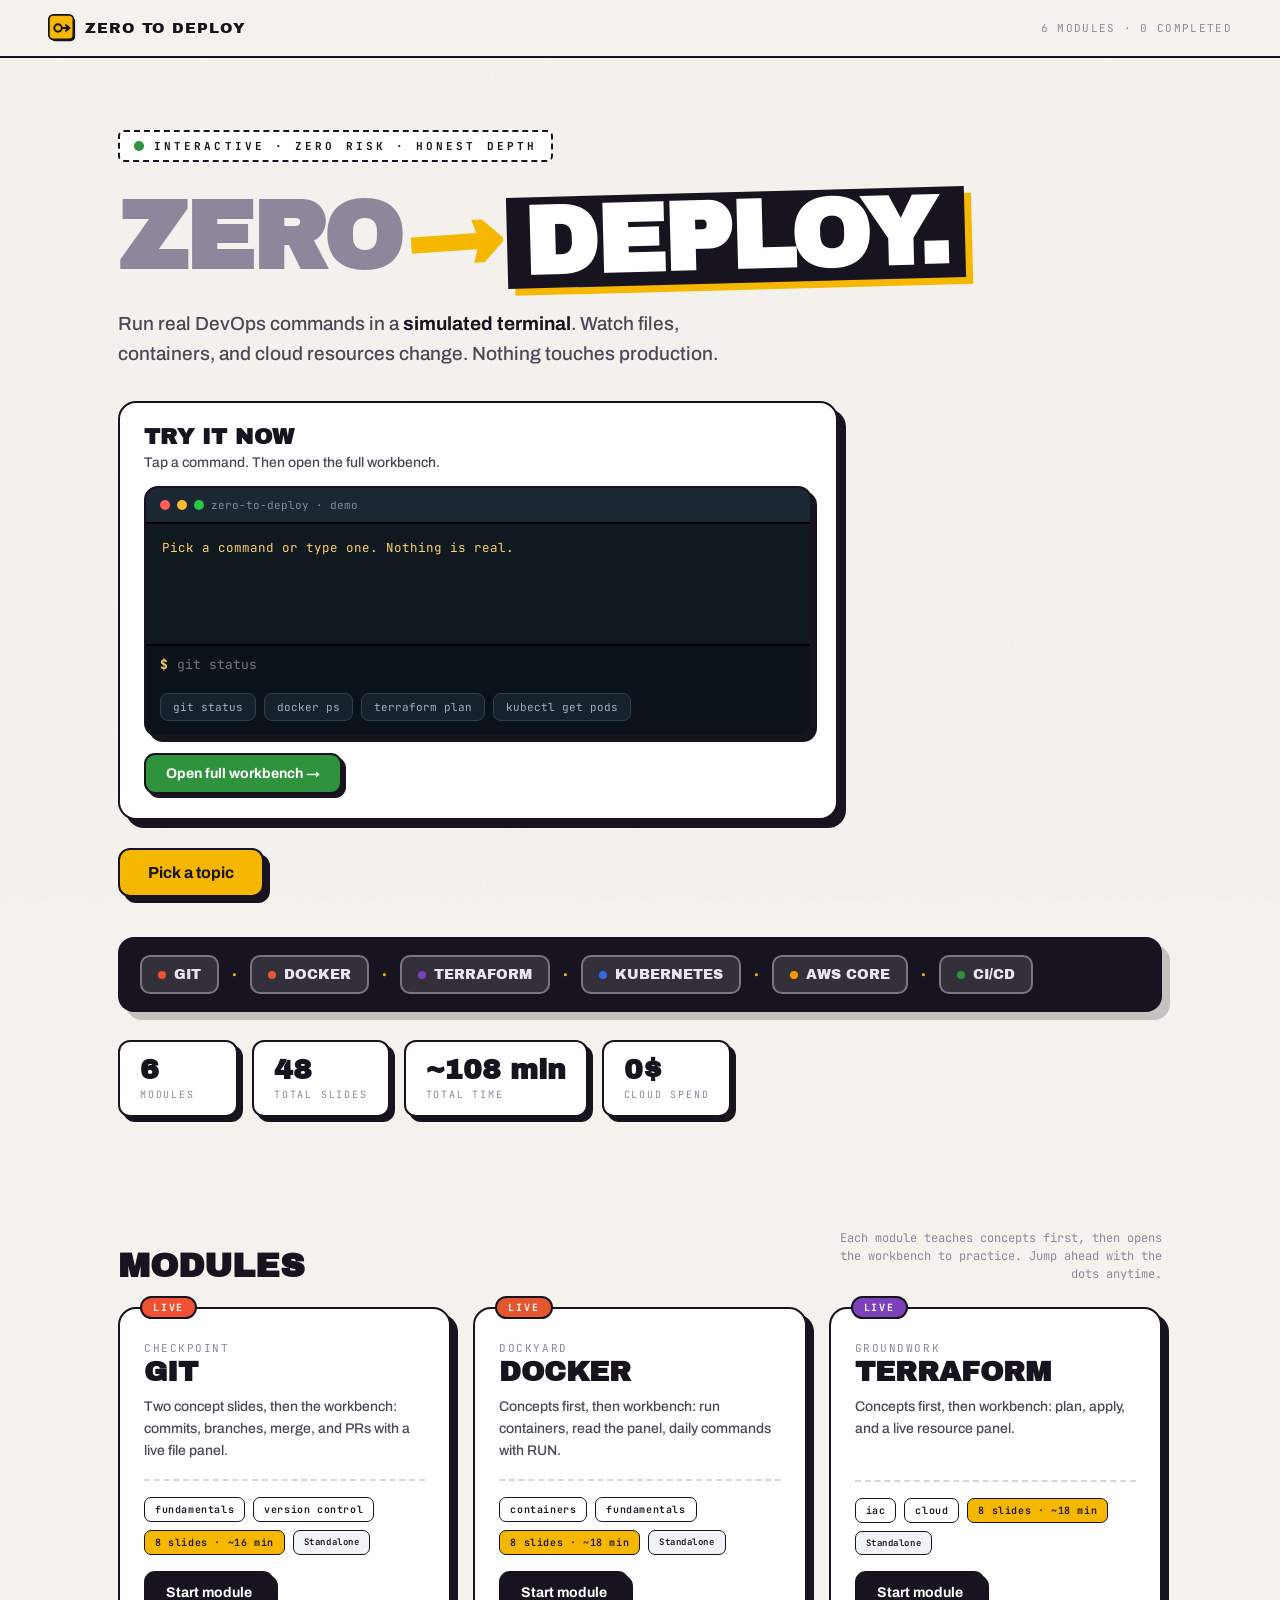
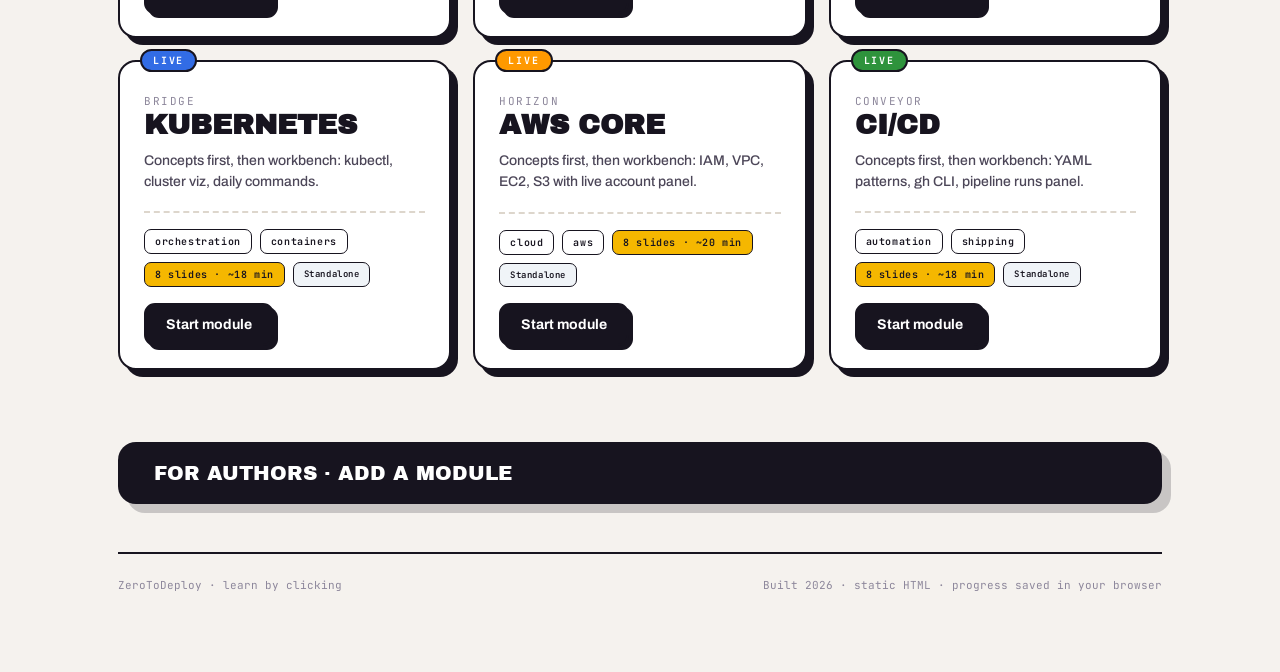
<file: index.html>
<!doctype html>
<html lang="en">
<head>
<meta charset="utf-8">
<meta name="viewport" content="width=device-width,initial-scale=1">
<title>ZeroToDeploy: Learn DevOps by Doing</title>
<meta name="description" content="Run simulated DevOps commands. Watch files, containers, and cloud resources change. Workbench-first, zero risk.">
<link rel="icon" href="assets/brand/favicon.svg" type="image/svg+xml">
<link rel="apple-touch-icon" href="assets/brand/apple-touch-icon.png">
<link href="https://fonts.googleapis.com/css2?family=Archivo:wght@500;700;900&family=Archivo+Black&family=JetBrains+Mono:wght@400;500;700&display=swap" rel="stylesheet">
<link rel="stylesheet" href="assets/css/hub.css">
</head>
<body>

<header id="top">
 <a href="index.html" class="logo"><img src="assets/brand/logo.svg" alt="ZeroToDeploy" class="logo-mark" width="28" height="28">ZERO TO DEPLOY</a>
 <span class="topmeta" id="live-count">modules live</span>
</header>

<main class="wrap">

<section class="hero">
 <div class="stencil"><b></b>Interactive · Zero risk · honest depth</div>
 <h1 class="mega">
  <span class="z">Zero</span><span class="arrow">→</span><span class="hl">Deploy.</span>
 </h1>
 <p class="hero-lede">
  Run real DevOps commands in a <b>simulated terminal</b>. Watch files, containers, and cloud resources change. Nothing touches production.
 </p>

 <section class="hub-demo" id="try-it" aria-label="Try a command">
  <div class="hub-demo-head">
   <h2>Try it now</h2>
   <p>Tap a command. Then open the full workbench.</p>
  </div>
  <div class="hub-term">
   <div class="hub-term-bar"><i></i><i></i><i></i><span>zero-to-deploy · demo</span></div>
   <div class="hub-tout" id="hub-tout"></div>
   <div class="hub-tinrow"><span class="pr">$</span><input id="hub-tin" placeholder="git status" autocomplete="off" spellcheck="false" aria-label="Demo terminal"></div>
   <div class="hub-chips" id="hub-chips"></div>
  </div>
  <a id="hub-go-module" class="hub-go" href="modules/git/index.html?workbench">Open full workbench →</a>
 </section>

 <a id="start-cta" class="start-cta" href="#modules-heading">Pick a topic</a>

 <div class="pipeline" id="pipeline" aria-label="All modules"></div>

 <div class="stats" id="stats"></div>
</section>

<section aria-labelledby="modules-heading">
 <div class="sechead">
  <h2 id="modules-heading">Modules</h2>
  <p>Each module teaches concepts first, then opens the workbench to practice. Jump ahead with the dots anytime.</p>
 </div>
 <div class="grid" id="modules"></div>
</section>

<details class="manifest">
 <summary>For authors · add a module</summary>
 <p>Duplicate a folder under <code>modules/</code>, then append to <code>assets/js/modules.js</code>.</p>
</details>

<footer>
 <span>ZeroToDeploy · learn by clicking</span>
 <span id="footer-ts"></span>
</footer>

</main>

<script src="assets/js/modules.js"></script>
<script src="assets/js/hub-terminal.js"></script>
<script src="assets/js/hub.js"></script>
</body>
</html>
</file>
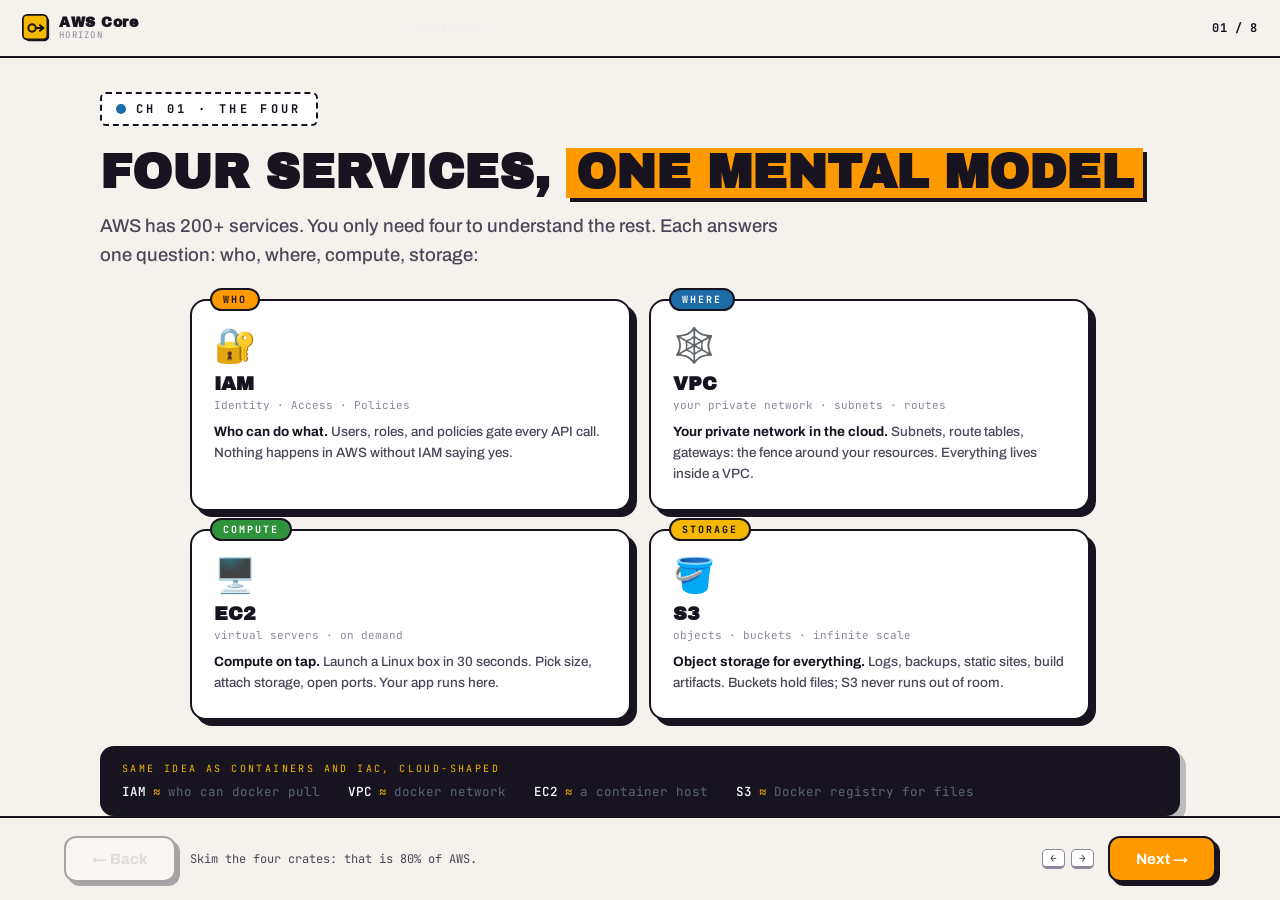
<file: modules/aws/index.html>
<!doctype html>
<html lang="en">
<head>
<meta charset="utf-8">
<meta name="viewport" content="width=device-width,initial-scale=1">
<title>AWS CORE / learned by clicking</title>
<link rel="icon" href="../../assets/brand/favicon.svg" type="image/svg+xml">
<link rel="apple-touch-icon" href="../../assets/brand/apple-touch-icon.png">
<link href="https://fonts.googleapis.com/css2?family=Archivo:wght@500;700;900&family=Archivo+Black&family=JetBrains+Mono:wght@400;500;700&display=swap" rel="stylesheet">
<link rel="stylesheet" href="../../assets/css/deck-base.css">
<link rel="stylesheet" href="theme.css">
</head>
<body>

<div id="top">
 <a href="../../index.html" class="logo" title="Back to ZeroToDeploy"><img src="../../assets/brand/logo.svg" alt="" class="logo-mark" width="28" height="28">HORIZON</a>
 <div id="prog" aria-label="Slides"></div>
 <div id="counter">01 / 14</div>
</div>

<div id="stage"></div>

<div id="nav">
 <button class="nbtn prev" id="prev">← Back</button>
 <div id="hintbar"></div>
 <span style="display:flex;gap:6px;align-items:center"><kbd class="hintk">←</kbd><kbd class="hintk">→</kbd></span>
 <button class="nbtn next" id="next">Next →</button>
</div>
<div class="toast" id="toast"></div>

<script>
window.DECK_META = {id:'aws',topic:'AWS Core',codename:'HORIZON',hubPath:'../../index.html'};
</script>
<script src="../../assets/js/deck-engine.js"></script>
<script src="../../assets/js/sim-cheats.js"></script>
<script src="slides.js"></script>
</body>
</html>
</file>
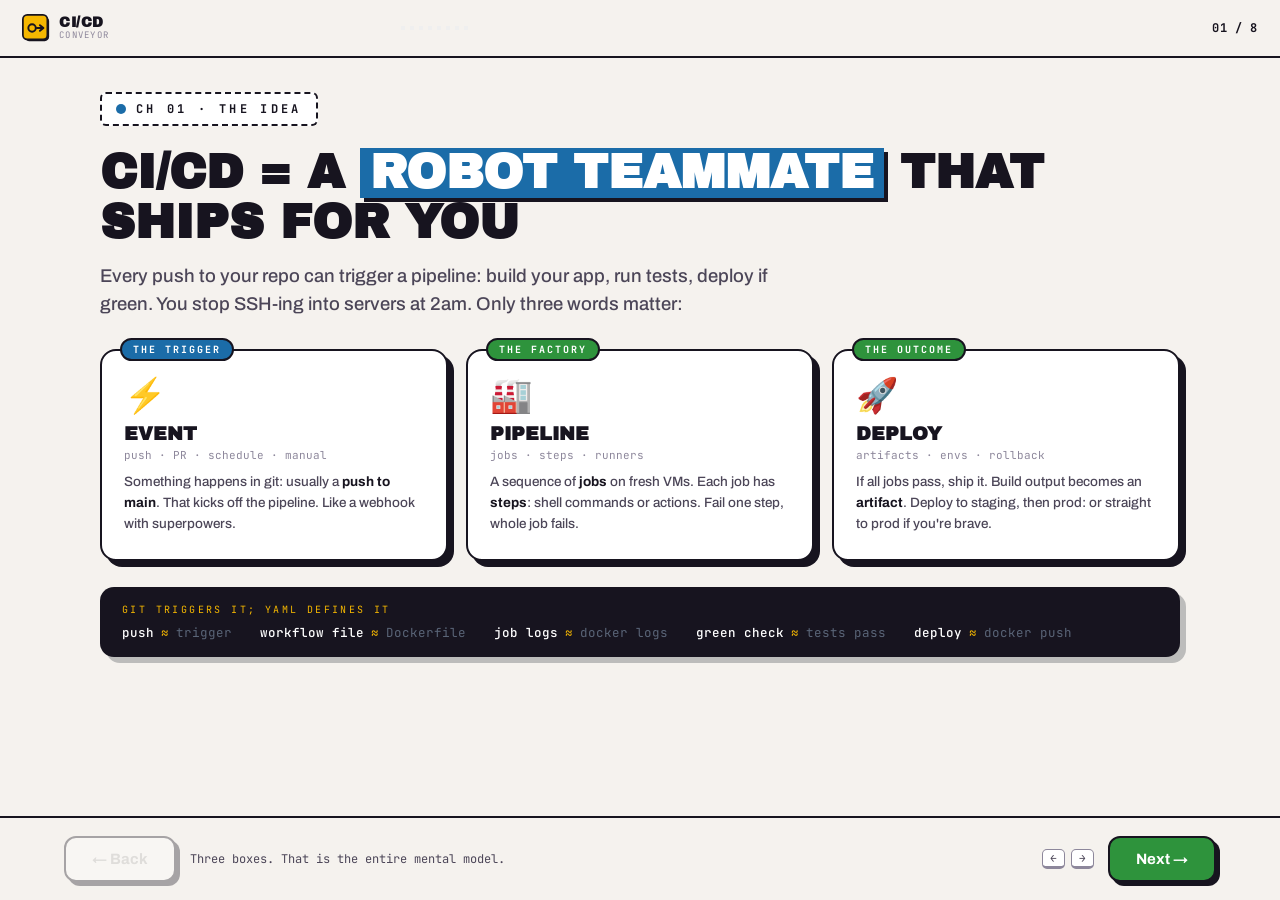
<file: modules/cicd/index.html>
<!doctype html>
<html lang="en">
<head>
<meta charset="utf-8">
<meta name="viewport" content="width=device-width,initial-scale=1">
<title>CI/CD / learned by clicking</title>
<link rel="icon" href="../../assets/brand/favicon.svg" type="image/svg+xml">
<link rel="apple-touch-icon" href="../../assets/brand/apple-touch-icon.png">
<link href="https://fonts.googleapis.com/css2?family=Archivo:wght@500;700;900&family=Archivo+Black&family=JetBrains+Mono:wght@400;500;700&display=swap" rel="stylesheet">
<link rel="stylesheet" href="../../assets/css/deck-base.css">
<link rel="stylesheet" href="theme.css">
</head>
<body>

<div id="top">
 <a href="../../index.html" class="logo" title="Back to ZeroToDeploy"><img src="../../assets/brand/logo.svg" alt="" class="logo-mark" width="28" height="28">CONVEYOR</a>
 <div id="prog" aria-label="Slides"></div>
 <div id="counter">01 / 13</div>
</div>

<div id="stage"></div>

<div id="nav">
 <button class="nbtn prev" id="prev">← Back</button>
 <div id="hintbar"></div>
 <span style="display:flex;gap:6px;align-items:center"><kbd class="hintk">←</kbd><kbd class="hintk">→</kbd></span>
 <button class="nbtn next" id="next">Next →</button>
</div>
<div class="toast" id="toast"></div>

<script>window.DECK_META={id:'cicd',topic:'CI/CD',codename:'CONVEYOR',hubPath:'../../index.html'};</script>
<script src="../../assets/js/deck-engine.js"></script>
<script src="../../assets/js/sim-cheats.js"></script>
<script src="slides.js"></script>
</body>
</html>
</file>
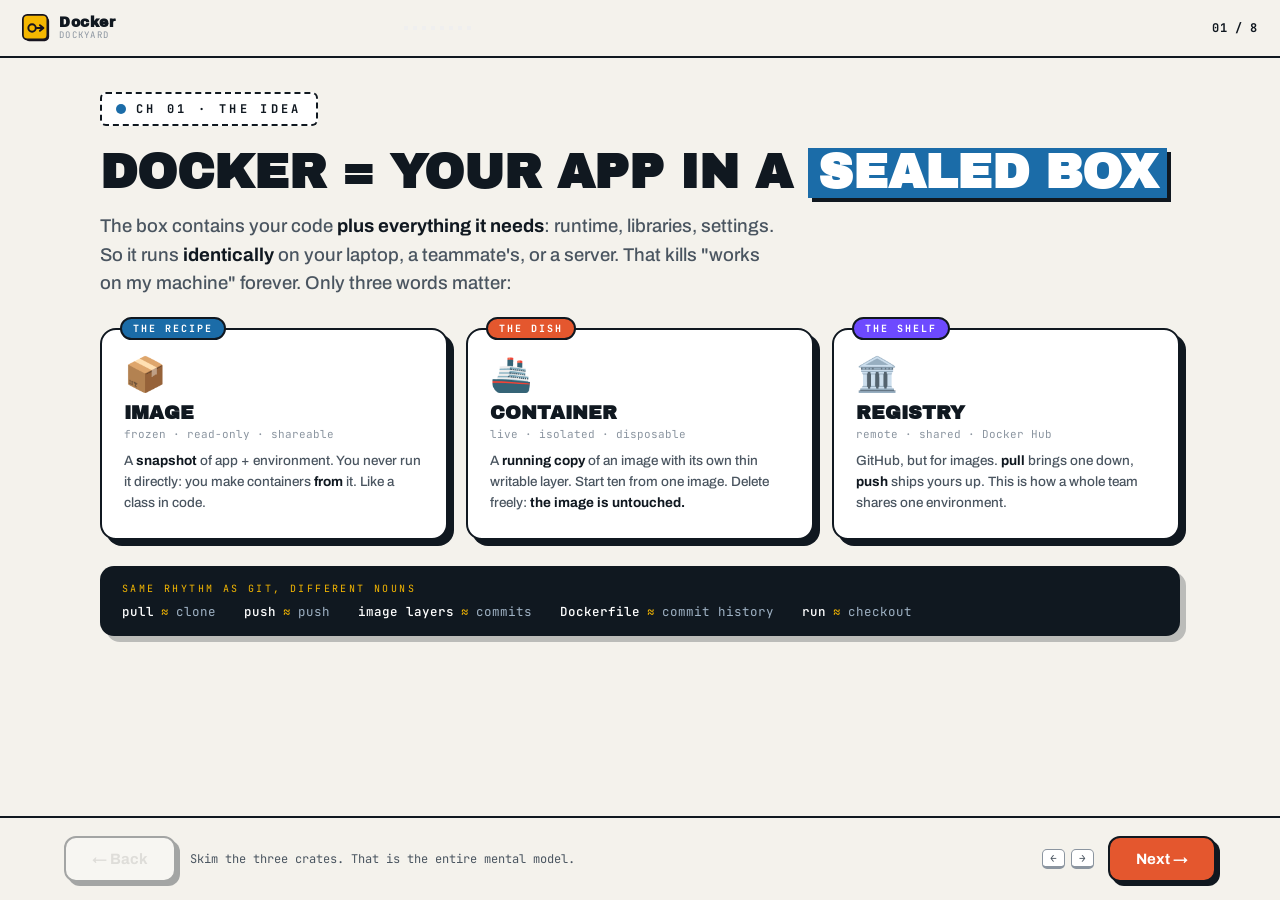
<file: modules/docker/index.html>
<!doctype html>
<html lang="en">
<head>
<meta charset="utf-8">
<meta name="viewport" content="width=device-width,initial-scale=1">
<title>DOCKER / learned by clicking</title>
<link rel="icon" href="../../assets/brand/favicon.svg" type="image/svg+xml">
<link rel="apple-touch-icon" href="../../assets/brand/apple-touch-icon.png">
<link href="https://fonts.googleapis.com/css2?family=Archivo:wght@500;700;900&family=Archivo+Black&family=JetBrains+Mono:wght@400;500;700&display=swap" rel="stylesheet">
<link rel="stylesheet" href="../../assets/css/deck-base.css">
<link rel="stylesheet" href="theme.css">
</head>
<body>

<div id="top">
 <a href="../../index.html" class="logo" title="Back to ZeroToDeploy"><img src="../../assets/brand/logo.svg" alt="" class="logo-mark" width="28" height="28">DOCKYARD</a>
 <div id="prog" aria-label="Slides"></div>
 <div id="counter">01 / 14</div>
</div>

<div id="stage"></div>

<div id="nav">
 <button class="nbtn prev" id="prev">← Back</button>
 <div id="hintbar"></div>
 <span style="display:flex;gap:6px;align-items:center"><kbd class="hintk">←</kbd><kbd class="hintk">→</kbd></span>
 <button class="nbtn next" id="next">Next →</button>
</div>
<div class="toast" id="toast"></div>

<script>window.DECK_META={id:'docker',topic:'Docker',codename:'DOCKYARD',hubPath:'../../index.html'};</script>
<script src="../../assets/js/deck-engine.js"></script>
<script src="../../assets/js/sim-cheats.js"></script>
<script src="slides.js"></script>
</body>
</html>
</file>
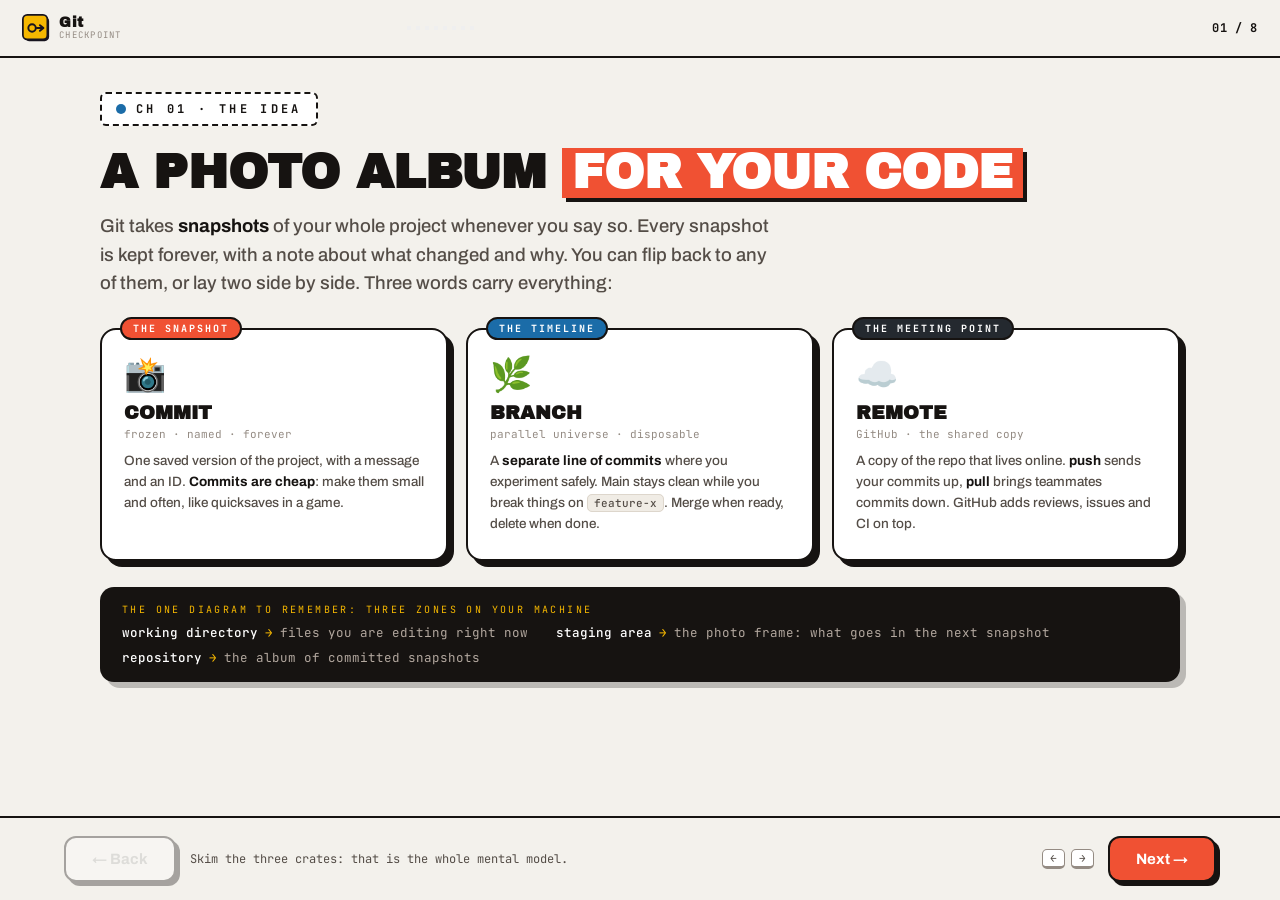
<file: modules/git/index.html>
<!doctype html>
<html lang="en">
<head>
<meta charset="utf-8">
<meta name="viewport" content="width=device-width,initial-scale=1">
<title>GIT &amp; GITHUB / learned by clicking</title>
<link rel="icon" href="../../assets/brand/favicon.svg" type="image/svg+xml">
<link rel="apple-touch-icon" href="../../assets/brand/apple-touch-icon.png">
<link href="https://fonts.googleapis.com/css2?family=Archivo:wght@500;700;900&family=Archivo+Black&family=JetBrains+Mono:wght@400;500;700&display=swap" rel="stylesheet">
<link rel="stylesheet" href="../../assets/css/deck-base.css">
<link rel="stylesheet" href="theme.css">
</head>
<body>

<div id="top">
 <a href="../../index.html" class="logo" title="Back to ZeroToDeploy"><img src="../../assets/brand/logo.svg" alt="" class="logo-mark" width="28" height="28">CHECKPOINT</a>
 <div id="prog" aria-label="Slides"></div>
 <div id="counter">01 / 12</div>
</div>

<div id="stage"></div>

<div id="nav">
 <button class="nbtn prev" id="prev">← Back</button>
 <div id="hintbar"></div>
 <span style="display:flex;gap:6px;align-items:center"><kbd class="hintk">←</kbd><kbd class="hintk">→</kbd></span>
 <button class="nbtn next" id="next">Next →</button>
</div>
<div class="toast" id="toast"></div>

<script>window.DECK_META={id:'git',topic:'Git',codename:'CHECKPOINT',hubPath:'../../index.html'};</script>
<script src="../../assets/js/deck-engine.js"></script>
<script src="../../assets/js/sim-cheats.js"></script>
<script src="slides.js"></script>
</body>
</html>
</file>
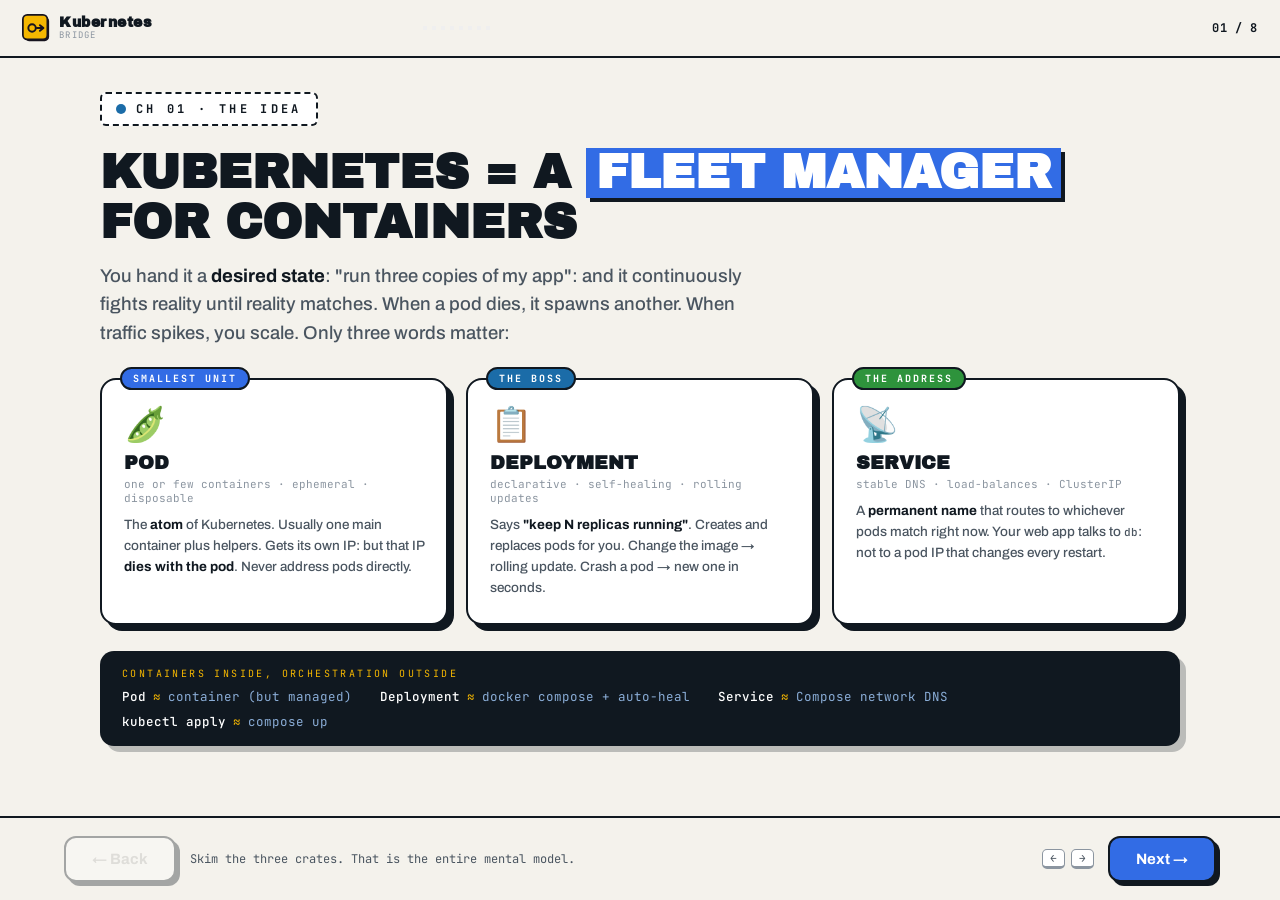
<file: modules/kubernetes/index.html>
<!doctype html>
<html lang="en">
<head>
<meta charset="utf-8">
<meta name="viewport" content="width=device-width,initial-scale=1">
<title>KUBERNETES / learned by clicking</title>
<link rel="icon" href="../../assets/brand/favicon.svg" type="image/svg+xml">
<link rel="apple-touch-icon" href="../../assets/brand/apple-touch-icon.png">
<link href="https://fonts.googleapis.com/css2?family=Archivo:wght@500;700;900&family=Archivo+Black&family=JetBrains+Mono:wght@400;500;700&display=swap" rel="stylesheet">
<link rel="stylesheet" href="../../assets/css/deck-base.css">
<link rel="stylesheet" href="theme.css">
</head>
<body>

<div id="top">
 <a href="../../index.html" class="logo" title="Back to ZeroToDeploy"><img src="../../assets/brand/logo.svg" alt="" class="logo-mark" width="28" height="28">BRIDGE</a>
 <div id="prog" aria-label="Slides"></div>
 <div id="counter">01 / 13</div>
</div>

<div id="stage"></div>

<div id="nav">
 <button class="nbtn prev" id="prev">← Back</button>
 <div id="hintbar"></div>
 <span style="display:flex;gap:6px;align-items:center"><kbd class="hintk">←</kbd><kbd class="hintk">→</kbd></span>
 <button class="nbtn next" id="next">Next →</button>
</div>
<div class="toast" id="toast"></div>

<script>window.DECK_META={id:'k8s',topic:'Kubernetes',codename:'BRIDGE',hubPath:'../../index.html'};</script>
<script src="../../assets/js/deck-engine.js"></script>
<script src="../../assets/js/sim-cheats.js"></script>
<script src="slides.js"></script>
</body>
</html>
</file>
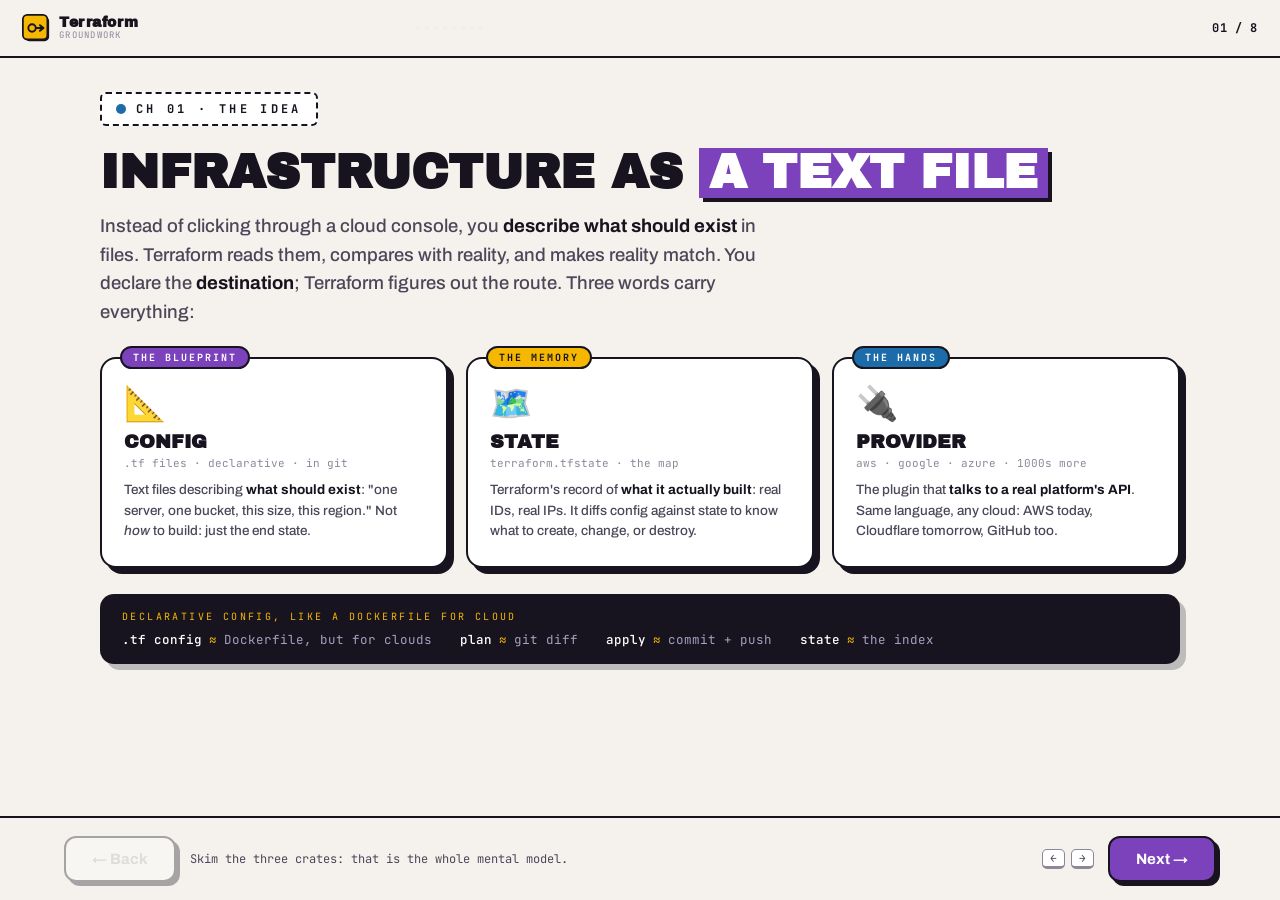
<file: modules/terraform/index.html>
<!doctype html>
<html lang="en">
<head>
<meta charset="utf-8">
<meta name="viewport" content="width=device-width,initial-scale=1">
<title>TERRAFORM / learned by clicking</title>
<link rel="icon" href="../../assets/brand/favicon.svg" type="image/svg+xml">
<link rel="apple-touch-icon" href="../../assets/brand/apple-touch-icon.png">
<link href="https://fonts.googleapis.com/css2?family=Archivo:wght@500;700;900&family=Archivo+Black&family=JetBrains+Mono:wght@400;500;700&display=swap" rel="stylesheet">
<link rel="stylesheet" href="../../assets/css/deck-base.css">
<link rel="stylesheet" href="theme.css">
</head>
<body>

<div id="top">
 <a href="../../index.html" class="logo" title="Back to ZeroToDeploy"><img src="../../assets/brand/logo.svg" alt="" class="logo-mark" width="28" height="28">GROUNDWORK</a>
 <div id="prog" aria-label="Slides"></div>
 <div id="counter">01 / 13</div>
</div>

<div id="stage"></div>

<div id="nav">
 <button class="nbtn prev" id="prev">← Back</button>
 <div id="hintbar"></div>
 <span style="display:flex;gap:6px;align-items:center"><kbd class="hintk">←</kbd><kbd class="hintk">→</kbd></span>
 <button class="nbtn next" id="next">Next →</button>
</div>
<div class="toast" id="toast"></div>

<script>
window.DECK_META = {id:'terraform',topic:'Terraform',codename:'GROUNDWORK',hubPath:'../../index.html'};
</script>
<script src="../../assets/js/deck-engine.js"></script>
<script src="../../assets/js/sim-cheats.js"></script>
<script src="slides.js"></script>
</body>
</html>
</file>
<file: assets/css/hub.css>
:root {
  --paper: #F5F2EE;
  --ink: #17141F;
  --sub: #4c4658;
  --faint: #8d879b;
  --yellow: #F5B700;
  --blue: #1B6CA8;
  --green: #2E933C;
  --card: #fff;
  --disp: 'Archivo', sans-serif;
  --black: 'Archivo Black', sans-serif;
  --mono: 'JetBrains Mono', monospace;
}

* { box-sizing: border-box; margin: 0; padding: 0; }
html { scroll-behavior: smooth; }
body {
  background: var(--paper);
  color: var(--ink);
  font-family: var(--disp);
  min-height: 100vh;
  overflow-x: hidden;
}
a { color: inherit; text-decoration: none; }
button { font-family: inherit; cursor: pointer; }
code, kbd { font-family: var(--mono); }
:focus-visible { outline: 3px solid var(--blue); outline-offset: 2px; }

body::before {
  content: '';
  position: fixed;
  inset: 0;
  pointer-events: none;
  z-index: 0;
  opacity: .035;
  background-image: url("data:image/svg+xml,%3Csvg viewBox='0 0 256 256' xmlns='http://www.w3.org/2000/svg'%3E%3Cfilter id='n'%3E%3CfeTurbulence type='fractalNoise' baseFrequency='.85' numOctaves='4' stitchTiles='stitch'/%3E%3C/filter%3E%3Crect width='100%25' height='100%25' filter='url(%23n)'/%3E%3C/svg%3E");
}

#top {
  position: sticky;
  top: 0;
  z-index: 50;
  height: 58px;
  display: flex;
  align-items: center;
  justify-content: space-between;
  padding: 0 clamp(18px, 4vw, 48px);
  background: rgba(245, 242, 238, .92);
  backdrop-filter: blur(8px);
  border-bottom: 2px solid var(--ink);
}
.logo {
  font-family: var(--black);
  font-size: 15px;
  letter-spacing: .06em;
  display: flex;
  align-items: center;
  gap: 9px;
}
.logo-mark {
  width: 28px;
  height: 28px;
  display: block;
  flex-shrink: 0;
}
.topmeta {
  font-family: var(--mono);
  font-size: 11px;
  color: var(--faint);
  letter-spacing: .12em;
  text-transform: uppercase;
}

.wrap {
  position: relative;
  z-index: 1;
  max-width: 1140px;
  margin: 0 auto;
  padding: 0 clamp(18px, 4vw, 48px) 80px;
}

.hero { padding: clamp(36px, 7vw, 72px) 0 clamp(28px, 5vw, 48px); }
.stencil {
  display: inline-flex;
  align-items: center;
  gap: 10px;
  font-family: var(--mono);
  font-size: 11px;
  font-weight: 700;
  letter-spacing: .28em;
  padding: 7px 14px;
  border: 2px dashed var(--ink);
  border-radius: 6px;
  margin-bottom: 22px;
  text-transform: uppercase;
  background: #fff;
}
.stencil b { width: 10px; height: 10px; border-radius: 50%; background: var(--green); display: inline-block; }
h1.mega {
  font-family: var(--black);
  font-size: clamp(42px, 8vw, 96px);
  line-height: .95;
  letter-spacing: -.02em;
  text-transform: uppercase;
  max-width: 900px;
}
h1.mega .z { color: var(--faint); }
h1.mega .arrow { display: inline-block; color: var(--yellow); transform: rotate(-4deg); margin: 0 .06em; }
h1.mega .hl {
  color: #fff;
  background: var(--ink);
  padding: 0 16px;
  box-shadow: 7px 7px 0 var(--yellow);
  display: inline-block;
  transform: rotate(-1.5deg);
  margin-top: .08em;
}
.hero-lede {
  font-size: clamp(15px, 1.7vw, 19px);
  color: var(--sub);
  max-width: 620px;
  line-height: 1.58;
  font-weight: 500;
  margin-top: 26px;
}
.hero-lede b { color: var(--ink); }

.start-cta {
  display: inline-flex;
  align-items: center;
  margin-top: 28px;
  font-weight: 700;
  font-size: 16px;
  padding: 14px 28px;
  border: 2.5px solid var(--ink);
  border-radius: 12px;
  background: var(--yellow);
  box-shadow: 6px 6px 0 var(--ink);
  transition: .12s;
}
.start-cta:hover { transform: translate(-2px, -2px); box-shadow: 8px 8px 0 var(--ink); }

.hub-demo {
  margin-top: 32px;
  padding: 22px 24px 24px;
  border: 2.5px solid var(--ink);
  border-radius: 18px;
  background: #fff;
  box-shadow: 8px 8px 0 var(--ink);
  max-width: 720px;
}
.hub-demo-head h2 { font-family: var(--black); font-size: 22px; text-transform: uppercase; letter-spacing: .02em; }
.hub-demo-head p { font-size: 14px; color: var(--sub); margin-top: 6px; font-weight: 500; }
.hub-term {
  margin-top: 16px;
  border: 2.5px solid var(--ink);
  border-radius: 14px;
  overflow: hidden;
  background: #101820;
  box-shadow: 5px 5px 0 var(--ink);
}
.hub-term-bar {
  display: flex; align-items: center; gap: 7px; padding: 10px 14px;
  background: #1b2732; border-bottom: 2px solid #000;
  font-family: var(--mono); font-size: 11px; color: #7d8ea0;
}
.hub-term-bar i { width: 10px; height: 10px; border-radius: 50%; font-style: normal; }
.hub-term-bar i:nth-child(1) { background: #ff5f57; }
.hub-term-bar i:nth-child(2) { background: #febc2e; }
.hub-term-bar i:nth-child(3) { background: #28c840; }
.hub-tout {
  min-height: 120px; max-height: 160px; overflow-y: auto; padding: 14px 16px;
  font-family: var(--mono); font-size: 12.5px; line-height: 1.6; color: #dfe9f2;
}
.hub-tout .c-or { color: #ffd166; }
.hub-tout .c-dim { color: #6d8093; }
.hub-tout .c-cy { color: #6fd3ff; }
.hub-tout .c-err { color: #ff7d70; }
.hub-tout .c-warn { color: #ffd166; }
.hub-tout .c-cmd { color: #fff; font-weight: 700; }
.hub-tinrow {
  display: flex; align-items: center; gap: 9px; padding: 10px 14px;
  border-top: 2px solid #000; background: #0b1219;
}
.hub-tinrow .pr { color: #ffd166; font-family: var(--mono); font-weight: 700; font-size: 13px; }
.hub-tinrow input {
  flex: 1; background: none; border: none; outline: none; color: #fff;
  font-family: var(--mono); font-size: 13px; caret-color: #ffd166;
}
.hub-chips { display: flex; flex-wrap: wrap; gap: 8px; padding: 10px 14px 14px; background: #0b1219; }
.hub-chip {
  font-family: var(--mono); font-size: 11px; padding: 6px 12px; border-radius: 8px;
  border: 1.5px solid #31404f; background: #16212c; color: #9fb2c4;
}
.hub-chip:hover { border-color: #6fd3ff; color: #fff; }
.hub-go {
  display: inline-flex; margin-top: 16px; font-weight: 700; font-size: 14px;
  padding: 11px 20px; border: 2.5px solid var(--ink); border-radius: 11px;
  background: var(--green); color: #fff; box-shadow: 4px 4px 0 var(--ink);
}
.hub-go:hover { transform: translate(-1px, -1px); box-shadow: 5px 5px 0 var(--ink); }

.pipeline {
  margin-top: 40px;
  display: flex;
  align-items: center;
  gap: 0;
  flex-wrap: wrap;
  background: var(--ink);
  color: #e9e4f2;
  border-radius: 16px;
  padding: 18px 22px;
  box-shadow: 8px 8px 0 rgba(23, 20, 31, .22);
  overflow-x: auto;
}
.pipeline .t {
  font-family: var(--mono);
  font-size: 10px;
  letter-spacing: .24em;
  color: var(--yellow);
  flex: 0 0 100%;
  margin-bottom: 12px;
  text-transform: uppercase;
}
.pstep { display: flex; align-items: center; gap: 0; flex-shrink: 0; }
.pbox {
  font-family: var(--black);
  font-size: clamp(11px, 1.4vw, 14px);
  text-transform: uppercase;
  padding: 10px 16px;
  border: 2px solid rgba(255, 255, 255, .15);
  border-radius: 10px;
  background: rgba(255, 255, 255, .06);
  white-space: nowrap;
}
.pbox.live { background: rgba(255, 255, 255, .12); border-color: rgba(255, 255, 255, .35); text-decoration: none; color: inherit; transition: .12s; }
.pbox.live:hover { background: rgba(255, 255, 255, .22); transform: translateY(-1px); }
.pbox.live.done { border-color: var(--green); }
.pbox .dot { width: 8px; height: 8px; border-radius: 50%; display: inline-block; margin-right: 8px; vertical-align: middle; }
.parr { font-family: var(--mono); font-size: 18px; color: var(--yellow); padding: 0 10px; animation: nudge 1.8s infinite; }
@keyframes nudge { 50% { transform: translateX(5px); } }

.stats { display: flex; gap: 14px; margin-top: 28px; flex-wrap: wrap; }
.stat {
  background: #fff;
  border: 2.5px solid var(--ink);
  border-radius: 12px;
  padding: 14px 20px;
  box-shadow: 5px 5px 0 var(--ink);
  min-width: 120px;
}
.stat b { font-family: var(--black); font-size: 28px; display: block; line-height: 1; }
.stat span {
  font-family: var(--mono);
  font-size: 10px;
  letter-spacing: .18em;
  text-transform: uppercase;
  color: var(--faint);
  margin-top: 4px;
  display: block;
}

.sechead {
  margin: clamp(40px, 6vw, 64px) 0 24px;
  display: flex;
  align-items: flex-end;
  justify-content: space-between;
  gap: 16px;
  flex-wrap: wrap;
}
.sechead h2 { font-family: var(--black); font-size: clamp(22px, 3.5vw, 34px); text-transform: uppercase; line-height: 1; }
.sechead p { font-family: var(--mono); font-size: 12px; color: var(--faint); max-width: 340px; line-height: 1.5; text-align: right; }

.grid { display: grid; grid-template-columns: repeat(auto-fill, minmax(min(100%, 320px), 1fr)); gap: 22px; }
.mod {
  background: var(--card);
  border: 2.5px solid var(--ink);
  border-radius: 18px;
  padding: 26px 24px 22px;
  box-shadow: 7px 7px 0 var(--ink);
  position: relative;
  transition: .15s;
  display: flex;
  flex-direction: column;
  min-height: 280px;
}
a.mod:hover { transform: translate(-3px, -3px); box-shadow: 10px 10px 0 var(--ink); }
.mod.soon { opacity: .72; cursor: default; pointer-events: none; box-shadow: 5px 5px 0 var(--ink); border-style: dashed; }
.mod.soon:hover { transform: none; box-shadow: 5px 5px 0 var(--ink); }
.mod .tag {
  position: absolute;
  top: -13px;
  left: 20px;
  font-family: var(--mono);
  font-size: 10px;
  font-weight: 700;
  letter-spacing: .18em;
  padding: 3px 11px;
  border: 2px solid var(--ink);
  border-radius: 20px;
  color: #fff;
}
.mod .codename {
  font-family: var(--mono);
  font-size: 11px;
  color: var(--faint);
  letter-spacing: .14em;
  text-transform: uppercase;
  margin: 6px 0 2px;
}
.mod h3 {
  font-family: var(--black);
  font-size: clamp(22px, 3vw, 28px);
  text-transform: uppercase;
  line-height: 1.05;
  margin-bottom: 10px;
}
.mod .desc { font-size: 14px; color: var(--sub); line-height: 1.55; font-weight: 500; flex: 1; }
.mod .meta {
  display: flex;
  gap: 8px;
  flex-wrap: wrap;
  margin-top: 18px;
  padding-top: 16px;
  border-top: 2px dashed #ddd6cc;
}
.chip {
  font-family: var(--mono);
  font-size: 10px;
  font-weight: 600;
  letter-spacing: .06em;
  padding: 5px 10px;
  border: 1.5px solid var(--ink);
  border-radius: 7px;
  background: #fff;
}
.chip.time { background: var(--yellow); }
.chip.pre { background: #f0f4f8; font-size: 9px; }
.mod.featured { border-color: var(--green); box-shadow: 7px 7px 0 var(--green); }
.mod .pathnote { font-family: var(--mono); font-size: 10px; color: var(--faint); margin-top: 10px; }
.mod .launch {
  margin-top: 16px;
  display: inline-flex;
  align-items: center;
  gap: 8px;
  font-weight: 700;
  font-size: 14px;
  padding: 12px 20px;
  border: 2.5px solid var(--ink);
  border-radius: 11px;
  background: var(--ink);
  color: #fff;
  box-shadow: 4px 4px 0 var(--ink);
  transition: .12s;
  width: fit-content;
}
a.mod:hover .launch { box-shadow: 6px 6px 0 var(--ink); }
.mod.soon .launch { background: #fff; color: var(--faint); border-style: dashed; }

.manifest {
  margin-top: clamp(48px, 7vw, 72px);
  background: var(--ink);
  color: #d9d2e8;
  border-radius: 18px;
  padding: 20px clamp(20px, 4vw, 36px);
  box-shadow: 9px 9px 0 rgba(23, 20, 31, .2);
}
.manifest summary {
  font-family: var(--black);
  font-size: clamp(16px, 2.5vw, 20px);
  text-transform: uppercase;
  color: #fff;
  cursor: pointer;
  list-style: none;
}
.manifest summary::-webkit-details-marker { display: none; }
.manifest p { font-size: 14px; line-height: 1.6; color: #a89fc0; font-weight: 500; margin-top: 12px; }
.manifest code { color: #ffd166; }

footer {
  margin-top: 48px;
  padding-top: 24px;
  border-top: 2px solid var(--ink);
  display: flex;
  justify-content: space-between;
  align-items: center;
  flex-wrap: wrap;
  gap: 12px;
  font-family: var(--mono);
  font-size: 11px;
  color: var(--faint);
}

@media (max-width: 640px) {
  .sechead p { text-align: left; }
  .pipeline { padding: 14px 16px; }
}
@media (prefers-reduced-motion: reduce) { * { animation: none !important; transition: none !important; } }
</file>
<file: assets/css/deck-base.css>
/* Shared slide-deck styles: set --accent per module in theme.css */
:root {
 --paper: #F4F2EC;
 --ink: #101820;
 --sub: #4a5560;
 --faint: #8b95a0;
 --accent: #E4572E;
 --yellow: #F5B700;
 --blue: #1B6CA8;
 --green: #2E933C;
 --red: #E4572E;
 --violet: #6D4AFF;
 --sea: #0E3B5C;
 --card: #fff;
 --disp: 'Archivo', sans-serif;
 --black: 'Archivo Black', sans-serif;
 --mono: 'JetBrains Mono', monospace;
}

* { box-sizing: border-box; margin: 0; padding: 0; }
html, body { height: 100%; }
body {
 background: var(--paper);
 color: var(--ink);
 font-family: var(--disp);
 overflow: hidden;
}
button { font-family: inherit; cursor: pointer; }
code, pre, kbd { font-family: var(--mono); }
:focus-visible { outline: 3px solid var(--accent); outline-offset: 2px; }

#top {
 position: fixed; inset: 0 0 auto 0; height: 58px;
 display: flex; align-items: center; gap: 16px;
 padding: 0 22px; z-index: 50;
 background: var(--paper); border-bottom: 2px solid var(--ink);
}
#top .logo {
 font-family: var(--black); font-size: 15px; letter-spacing: .06em;
 display: flex; align-items: center; gap: 9px;
 text-decoration: none; color: inherit;
}
#top .logo-mark {
 width: 28px; height: 28px; display: block; flex-shrink: 0;
}
#top .logo-text { display: flex; flex-direction: column; line-height: 1.1; }
#top .logo-text b { font-family: var(--black); font-size: 14px; letter-spacing: .04em; }
#top .logo-text small { font-family: var(--mono); font-size: 9px; letter-spacing: .14em; color: var(--faint); text-transform: uppercase; }
#prog { flex: 1; display: flex; gap: 5px; max-width: 520px; margin: 0 auto; }
#prog .prog-dot {
 flex: 1; height: 8px; border: 1.5px solid var(--ink);
 border-radius: 4px; background: #fff; cursor: pointer; transition: .2s; padding: 0;
}
#prog .prog-dot.done { background: var(--yellow); }
#prog .prog-dot.now { background: var(--accent); }
#counter { font-family: var(--mono); font-size: 12px; font-weight: 700; letter-spacing: .05em; }

#stage { position: absolute; inset: 58px 0 84px 0; overflow: hidden; }
.slide.workbench-slide.on { overflow-y: auto; }
.workbench-inner { padding-bottom: 56px; }
.workbench-head { margin-top: 8px; }
.workbench-head .big { font-size: clamp(26px, 4vw, 44px); margin-bottom: 8px; }
.workbench-lede { margin-top: 0 !important; max-width: 640px; font-size: 15px; }
.cheat-strip { margin-top: 22px; border-top: 2px dashed rgba(16, 24, 32, .15); padding-top: 18px; }
.cheat-strip-title {
  font-family: var(--mono); font-size: 11px; letter-spacing: .2em; text-transform: uppercase;
  color: var(--faint); margin-bottom: 12px; font-weight: 700;
}
.cheat-strip-title span { color: var(--accent); margin-left: 8px; letter-spacing: .08em; text-transform: none; font-weight: 500; }
.cheat.workbench-cheat { margin-top: 0; grid-template-columns: repeat(auto-fill, minmax(260px, 1fr)); gap: 10px; }
.cheat.workbench-cheat .cc { padding: 10px 14px; box-shadow: 3px 3px 0 var(--ink); }
#prog .prog-dot.wb.now { box-shadow: inset 0 0 0 2px var(--yellow); }
.slide {
 position: absolute; inset: 0;
 padding: 34px clamp(20px, 5vw, 70px) 20px;
 display: none; overflow-y: auto;
}
.slide.on { display: block; animation: arrive .45s cubic-bezier(.2, .9, .3, 1); }
@keyframes arrive { from { opacity: 0; transform: translateX(60px); } }
.slide.back { animation: arriveL .45s cubic-bezier(.2, .9, .3, 1); }
@keyframes arriveL { from { opacity: 0; transform: translateX(-60px); } }
.inner { max-width: 1080px; margin: 0 auto; }

.stencil {
 display: inline-flex; align-items: center; gap: 10px;
 font-family: var(--mono); font-size: 12px; font-weight: 700; letter-spacing: .28em;
 padding: 7px 14px; border: 2px dashed var(--ink); border-radius: 6px;
 margin-bottom: 22px; text-transform: uppercase; background: #fff;
}
.stencil b { width: 10px; height: 10px; border-radius: 50%; display: inline-block; }
h1.mega {
 font-family: var(--black); font-size: clamp(40px, 7.5vw, 92px);
 line-height: .98; letter-spacing: -.01em; text-transform: uppercase;
}
h1.mega .hl {
 color: #fff; background: var(--accent); padding: 0 14px;
 box-shadow: 6px 6px 0 var(--ink); display: inline-block; transform: rotate(-1deg);
}
h2.big {
 font-family: var(--black); font-size: clamp(26px, 4.2vw, 48px);
 line-height: 1.04; text-transform: uppercase; margin-bottom: 14px;
}
h2.big em {
 font-style: normal; padding: 0 10px; box-shadow: 4px 4px 0 var(--ink);
 color: #fff; display: inline-block;
}
.lede {
 font-size: clamp(15px, 1.6vw, 18.5px); color: var(--sub);
 max-width: 680px; line-height: 1.55; font-weight: 500;
}
.lede b { color: var(--ink); }

#nav {
 position: fixed; inset: auto 0 0 0; height: 84px;
 display: flex; align-items: center; gap: 14px;
 padding: 0 clamp(20px, 5vw, 70px);
 background: var(--paper); border-top: 2px solid var(--ink); z-index: 50;
}
#hintbar {
 flex: 1; font-family: var(--mono); font-size: 12px; color: var(--sub);
 min-width: 0; overflow: hidden; text-overflow: ellipsis; white-space: nowrap;
}
#hintbar b { color: var(--ink); }
.nbtn {
 border: 2.5px solid var(--ink); border-radius: 12px; padding: 13px 26px;
 font-size: 15px; font-weight: 700; background: #fff;
 box-shadow: 4px 4px 0 var(--ink); transition: .12s;
 display: inline-flex; align-items: center; gap: 8px;
}
.nbtn:active { transform: translate(3px, 3px); box-shadow: 1px 1px 0 var(--ink); }
.nbtn.next { background: var(--accent); color: #fff; }
.nbtn.next:hover { filter: brightness(1.08); }
.nbtn.prev:hover { background: #f3f0e6; }
.nbtn:disabled { opacity: .35; cursor: default; box-shadow: 4px 4px 0 var(--ink); transform: none; }
kbd.hintk {
 border: 1.5px solid var(--faint); border-bottom-width: 3px; border-radius: 5px;
 padding: 1px 7px; font-size: 11px; color: var(--sub); background: #fff;
}

.grid3 { display: grid; grid-template-columns: repeat(3, 1fr); gap: 18px; margin-top: 30px; }
@media (max-width: 860px) { .grid3 { grid-template-columns: 1fr; } }
.crate {
 background: var(--card); border: 2.5px solid var(--ink); border-radius: 16px;
 padding: 24px 22px; box-shadow: 6px 6px 0 var(--ink); position: relative; transition: .15s;
}
.crate:hover { transform: translate(-2px, -2px); box-shadow: 9px 9px 0 var(--ink); }
.crate .tag {
 position: absolute; top: -13px; left: 18px;
 font-family: var(--mono); font-size: 10px; font-weight: 700; letter-spacing: .2em;
 padding: 3px 11px; border: 2px solid var(--ink); border-radius: 20px; color: #fff;
}
.crate h3 { font-family: var(--black); font-size: 19px; margin: 8px 0 4px; text-transform: uppercase; }
.crate .metaphor { font-family: var(--mono); font-size: 11px; color: var(--faint); margin-bottom: 10px; }
.crate p { font-size: 13.5px; color: var(--sub); line-height: 1.55; font-weight: 500; }
.crate p b { color: var(--ink); }
.crate .bigico { font-size: 34px; }

.gitstrip {
 margin-top: 26px; background: var(--ink); color: #e8eef4; border-radius: 14px;
 padding: 16px 22px; display: flex; gap: 8px 28px; flex-wrap: wrap; align-items: center;
 box-shadow: 6px 6px 0 rgba(16, 24, 32, .25);
}
.gitstrip .t {
 font-family: var(--mono); font-size: 10px; letter-spacing: .24em;
 color: var(--yellow); flex: 0 0 100%; text-transform: uppercase;
}
.gitstrip span { font-family: var(--mono); font-size: 12.5px; color: #9fb2c4; }
.gitstrip span b { color: #fff; font-weight: 500; }
.gitstrip span i { color: var(--yellow); font-style: normal; margin: 0 7px; }

.flow { display: flex; align-items: center; justify-content: center; gap: 6px; margin-top: 34px; flex-wrap: wrap; }
.fbox { text-align: center; padding: 0 8px; }
.fbox .b {
 width: 96px; height: 78px; border: 2.5px solid var(--ink); border-radius: 14px;
 background: #fff; display: grid; place-items: center; font-size: 32px;
 margin: 0 auto 10px; box-shadow: 5px 5px 0 var(--ink);
}
.fbox b { font-family: var(--black); font-size: 13px; text-transform: uppercase; display: block; }
.fbox small { font-family: var(--mono); font-size: 10.5px; color: var(--faint); }
.farr { font-family: var(--mono); font-size: 11px; font-weight: 700; color: var(--sub); text-align: center; padding: 0 6px; }
.farr b { display: block; font-size: 22px; color: var(--accent); animation: nudge 1.6s infinite; }
@keyframes nudge { 50% { transform: translateX(6px); } }

.playwrap { display: grid; grid-template-columns: 1.15fr .85fr; gap: 20px; margin-top: 24px; align-items: stretch; }
@media (max-width: 900px) { .playwrap { grid-template-columns: 1fr; } }
.term {
 border: 2.5px solid var(--ink); border-radius: 16px; overflow: hidden;
 background: #101820; box-shadow: 7px 7px 0 var(--ink);
 display: flex; flex-direction: column; min-height: 340px;
}
.term-compact { min-height: 240px; margin-bottom: 18px; }
.term-compact .tout { max-height: 160px; min-height: 100px; }
.termwrap.term-compact .bar { display: flex; align-items: center; gap: 7px; padding: 8px 12px; background: #1b2732; border-bottom: 2px solid #000; font-family: var(--mono); font-size: 11px; color: #7d8ea0; }
.termwrap.term-compact .bar i { width: 9px; height: 9px; border-radius: 50%; background: #ff5f57; }
.termwrap.term-compact .bar i:nth-child(2) { background: #febc2e; }
.termwrap.term-compact .bar i:nth-child(3) { background: #28c840; }
.cheatslide .lede { margin-bottom: 14px; }
.term .bar { display: flex; align-items: center; gap: 7px; padding: 11px 15px; background: #1b2732; border-bottom: 2px solid #000; }
.term .bar i { width: 11px; height: 11px; border-radius: 50%; font-style: normal; border: 1.5px solid rgba(0, 0, 0, .4); }
.term .bar i:nth-child(1) { background: #ff5f57; }
.term .bar i:nth-child(2) { background: #febc2e; }
.term .bar i:nth-child(3) { background: #28c840; }
.term .bar span { margin-left: 8px; font-family: var(--mono); font-size: 11px; color: #7d8ea0; }
.tout {
 flex: 1; overflow-y: auto; padding: 14px 16px; font-family: var(--mono);
 font-size: 12.5px; line-height: 1.62; white-space: pre-wrap; word-break: break-word;
 color: #dfe9f2; max-height: 330px;
}
.tout::-webkit-scrollbar { width: 8px; }
.tout::-webkit-scrollbar-thumb { background: #31404f; border-radius: 4px; }
.c-cmd { color: #fff; font-weight: 700; }
.c-dim { color: #6d8093; }
.c-ok { color: #5ff0a0; }
.c-err { color: #ff7d70; }
.c-warn { color: #ffd166; }
.c-cy { color: #6fd3ff; }
.c-add { color: #5ff0a0; }
.c-chg { color: #ffd166; }
.c-del { color: #ff7d70; }
.tinrow { display: flex; align-items: center; gap: 9px; padding: 11px 16px; border-top: 2px solid #000; background: #0b1219; }
.tinrow .pr { color: #ffd166; font-family: var(--mono); font-weight: 700; font-size: 13px; }
.tinrow input {
 flex: 1; background: none; border: none; outline: none; color: #fff;
 font-family: var(--mono); font-size: 13.5px; caret-color: #ffd166; min-width: 0;
}
.tinrow input::placeholder { color: #43566b; }
.chips { display: flex; flex-wrap: wrap; gap: 7px; padding: 10px 14px 13px; background: #0b1219; }
.chip {
 font-family: var(--mono); font-size: 11px; font-weight: 500; padding: 6px 12px;
 border-radius: 8px; border: 1.5px solid #31404f; background: #16212c; color: #9fb2c4; transition: .15s;
}
.chip:hover { border-color: #6fd3ff; color: #fff; }
.chip.go { border-color: var(--yellow); color: var(--yellow); }

.state {
 border: 2.5px solid var(--ink); border-radius: 16px; background: #fff;
 box-shadow: 7px 7px 0 var(--ink); padding: 18px;
 display: flex; flex-direction: column; gap: 12px;
}
.state h4 {
 font-family: var(--mono); font-size: 10.5px; letter-spacing: .22em;
 text-transform: uppercase; color: var(--faint);
 display: flex; align-items: center; gap: 8px;
}
.state h4 em { margin-left: auto; font-style: normal; letter-spacing: 0; color: var(--blue); }
.zone { flex: 1; display: flex; flex-direction: column; gap: 9px; min-height: 90px; }
.zone .none { font-family: var(--mono); font-size: 12px; color: var(--faint); padding: 6px 2px; }
@keyframes popin { from { transform: scale(.8); opacity: 0; } }

.coach {
 margin-top: 18px; border: 2.5px solid var(--ink); border-left-width: 12px; border-radius: 12px;
 padding: 14px 18px; background: #FFF8E1; font-size: 14px; line-height: 1.5; font-weight: 500;
 box-shadow: 5px 5px 0 var(--ink);
}
.coach b { font-family: var(--black); text-transform: uppercase; font-size: 12px; letter-spacing: .06em; }
.coach code { background: var(--ink); color: #ffd166; padding: 2px 8px; border-radius: 6px; font-size: 12px; }

.buildwrap { display: grid; grid-template-columns: 1fr 1fr; gap: 20px; margin-top: 24px; }
@media (max-width: 900px) { .buildwrap { grid-template-columns: 1fr; } }
.bgo { margin-top: 14px; display: flex; gap: 12px; align-items: center; flex-wrap: wrap; }
.bmsg { font-family: var(--mono); font-size: 11.5px; color: var(--sub); flex: 1; min-width: 160px; line-height: 1.5; }
.bmsg b { color: var(--green); }
.act {
 border: 2.5px solid var(--ink); border-radius: 11px; padding: 11px 20px;
 font-size: 14px; font-weight: 700; background: var(--yellow);
 box-shadow: 4px 4px 0 var(--ink); transition: .12s;
}
.act:active { transform: translate(3px, 3px); box-shadow: 1px 1px 0 var(--ink); }
.act.alt { background: #fff; }
.act:disabled { opacity: .4; cursor: default; }

.ops .crate pre {
 margin-top: 12px; background: #101820; border-radius: 10px;
 padding: 12px 14px; font-size: 11.5px; line-height: 1.8; color: #6fd3ff; overflow-x: auto;
}
.ops .crate pre em { color: #61748a; font-style: normal; }

.cheat { display: grid; grid-template-columns: repeat(auto-fill, minmax(300px, 1fr)); gap: 12px; margin-top: 26px; }
.cc {
 display: flex; align-items: center; gap: 13px; border: 2px solid var(--ink); border-radius: 12px;
 background: #fff; padding: 13px 16px; text-align: left;
 box-shadow: 4px 4px 0 var(--ink); transition: .12s;
}
.cc:hover { transform: translate(-1px, -1px); box-shadow: 5px 5px 0 var(--ink); }
.cc:active { transform: translate(2px, 2px); box-shadow: 1px 1px 0 var(--ink); }
.cc code { font-size: 11.5px; font-weight: 700; color: var(--ink); }
.cc small { display: block; font-size: 11px; color: var(--sub); margin-top: 1px; font-weight: 500; }
.cc .cp { margin-left: auto; font-family: var(--mono); font-size: 10px; font-weight: 700; color: var(--faint); flex: none; }
.cc.copied .cp { color: var(--accent); }

.heroart { display: flex; gap: 10px; margin-top: 38px; flex-wrap: wrap; }
.hbox {
 height: 54px; border: 2.5px solid var(--ink); border-radius: 10px;
 display: flex; align-items: center; padding: 0 18px;
 font-family: var(--mono); font-size: 12px; font-weight: 700; color: #fff;
 box-shadow: 4px 4px 0 var(--ink); animation: popin .5s backwards;
}
.toast {
 position: fixed; bottom: 100px; left: 50%; transform: translate(-50%, 140px);
 background: var(--ink); color: #fff; padding: 12px 22px; border-radius: 12px;
 font-family: var(--mono); font-size: 12.5px;
 transition: .35s cubic-bezier(.3, 1.3, .4, 1); z-index: 99;
 box-shadow: 5px 5px 0 rgba(16, 24, 32, .3);
}
.toast.show { transform: translate(-50%, 0); }

/* Shared teaching layouts */
.pathviz { display: grid; grid-template-columns: 1fr auto 1fr auto 1fr; gap: 10px; align-items: stretch; margin-top: 22px; }
@media (max-width: 800px) { .pathviz { grid-template-columns: 1fr; } }
.pvbox { border: 2.5px solid var(--ink); border-radius: 14px; padding: 16px; background: #fff; box-shadow: 5px 5px 0 var(--ink); }
.pvbox h4 { font-family: var(--mono); font-size: 10px; letter-spacing: .18em; text-transform: uppercase; color: var(--faint); margin-bottom: 10px; }
.pvbox .tree { font-family: var(--mono); font-size: 11.5px; line-height: 1.7; color: var(--sub); }
.pvbox .tree b { color: var(--ink); }
.pvarr { display: flex; align-items: center; justify-content: center; font-family: var(--mono); font-size: 22px; color: var(--accent); }
@media (max-width: 800px) { .pvarr { transform: rotate(90deg); padding: 6px 0; } }
.gapbox { margin-top: 18px; border: 2px dashed #ccc; border-radius: 12px; padding: 14px 16px; background: #faf8f5; font-size: 13px; color: var(--sub); line-height: 1.55; }
.gapbox b { color: var(--ink); }
.setupgrid { display: grid; grid-template-columns: 1fr 1fr; gap: 16px; margin-top: 20px; }
@media (max-width: 700px) { .setupgrid { grid-template-columns: 1fr; } }
.setupbox { border: 2.5px solid var(--ink); border-radius: 14px; padding: 18px; background: #fff; box-shadow: 5px 5px 0 var(--ink); }
.setupbox h4 { font-family: var(--black); font-size: 14px; text-transform: uppercase; margin-bottom: 8px; }
.setupbox pre { margin-top: 10px; background: #101820; color: #dfe9f2; border-radius: 10px; padding: 12px 14px; font-size: 11.5px; line-height: 1.75; overflow-x: auto; }
.archviz { border: 2.5px solid var(--ink); border-radius: 16px; padding: 20px; background: #fff; box-shadow: 7px 7px 0 var(--ink); margin-top: 20px; }
.archrow { display: flex; flex-wrap: wrap; gap: 10px; align-items: center; justify-content: center; margin: 12px 0; }
.archnode { font-family: var(--mono); font-size: 11px; font-weight: 700; border: 2px solid var(--ink); border-radius: 10px; padding: 10px 14px; background: #fff; box-shadow: 3px 3px 0 var(--ink); text-align: center; }
.archnode small { display: block; font-weight: 500; color: var(--faint); margin-top: 4px; }
.archarr { color: var(--accent); font-size: 18px; font-weight: 700; }

@media (max-width: 640px) {
 #nav { height: auto; min-height: 76px; flex-wrap: wrap; padding: 10px 14px; gap: 8px; }
 .nbtn { padding: 11px 18px; font-size: 13.5px; }
 #hintbar { font-size: 11px; line-height: 1.35; flex: 1 1 100%; order: 3; max-height: 48px; overflow: hidden; }
 h1.mega { font-size: 38px; }
 .slide { padding: 22px 16px 20px; }
 #stage { inset: 58px 0 100px 0; }
}
@media (prefers-reduced-motion: reduce) { * { animation: none !important; transition: none !important; } }
</file>
<file: modules/aws/theme.css>
:root {
  --paper: #F5F2EE;
  --ink: #17141F;
  --sub: #4c4658;
  --faint: #8d879b;
  --accent: #FF9900;
  --aws: #FF9900;
}
.lede code { background: var(--ink); color: #ffd166; padding: 2px 8px; border-radius: 6px; font-size: .82em; }
.coach { background: #FFF4E5; }
.coach code { color: #c76a00; }
.cc.copied { background: #FFF4E5; }
.term { background: #17141F; }
.term .bar { background: #232F3E; }
.term .bar span { color: #9aa5b4; }
.tout { color: #e8edf2; }
.tout::-webkit-scrollbar-thumb { background: #3d4a5c; }
.c-cy { color: #ffb84d; }
.tinrow { background: #0d1117; }
.tinrow .pr { color: #ffb84d; }
.tinrow input { caret-color: #ffb84d; }
.tinrow input::placeholder { color: #4a5568; }
.chips { background: #0d1117; }
.chip { border-color: #3d4a5c; background: #1a2332; color: #a8b4c4; }
.chip:hover { border-color: #ffb84d; }
.state h4 em { color: var(--accent); }
.act.awsgo { background: var(--accent); color: var(--ink); }
.gitstrip { color: #232F3E; }
.gitstrip span { color: #5a6578; }

.res {
  display: flex; align-items: center; gap: 11px;
  border: 2px solid var(--ink); border-radius: 11px;
  padding: 10px 13px; background: #fff;
  animation: popin .4s cubic-bezier(.2, 1.5, .4, 1); box-shadow: 3px 3px 0 var(--ink);
}
.res .ico {
  width: 34px; height: 34px; border: 2px solid var(--ink); border-radius: 9px;
  display: grid; place-items: center; font-size: 16px; flex: none;
}
.res b { font-family: var(--mono); font-size: 12px; }
.res small { display: block; font-family: var(--mono); font-size: 10px; color: var(--faint); }
.res .st {
  margin-left: auto; font-family: var(--mono); font-size: 9.5px; font-weight: 700;
  border: 2px solid var(--ink); border-radius: 6px; padding: 2px 7px;
  background: #E7F6EA; color: var(--green);
}
.res.pending .st { background: #FFF4E5; color: #c76a00; }

/* VPC playground */
.vpcwrap { display: grid; grid-template-columns: 1fr 1fr; gap: 20px; margin-top: 24px; }
@media (max-width: 900px) { .vpcwrap { grid-template-columns: 1fr; } }
.vpcbox {
  border: 2.5px solid var(--ink); border-radius: 16px; background: #fff;
  box-shadow: 7px 7px 0 var(--ink); padding: 20px; display: flex; flex-direction: column;
}
.vpcbox h4 { font-family: var(--mono); font-size: 10.5px; letter-spacing: .2em; text-transform: uppercase; color: var(--faint); }
.vpcdiag {
  flex: 1; border: 2.5px dashed var(--aws); border-radius: 14px; margin: 12px 0;
  padding: 16px; min-height: 220px; background: #FFF9F0; position: relative;
}
.vpcdiag .vlabel {
  position: absolute; top: -10px; left: 16px; font-family: var(--mono); font-size: 9.5px;
  font-weight: 700; letter-spacing: .16em; color: var(--aws); background: #fff; padding: 0 8px; text-transform: uppercase;
}
.subnet {
  border: 2px solid var(--ink); border-radius: 11px; padding: 14px; margin: 10px 0;
  transition: .35s; box-shadow: 3px 3px 0 var(--ink);
}
.subnet.pub { background: #E7F6EA; }
.subnet.priv { background: #E8F0FF; }
.subnet.off { opacity: .35; transform: scale(.97); box-shadow: none; }
.subnet b { font-family: var(--mono); font-size: 12px; display: block; }
.subnet small { font-family: var(--mono); font-size: 10px; color: var(--faint); }
.subnet .hosts { display: flex; gap: 8px; margin-top: 10px; flex-wrap: wrap; }
.host {
  font-family: var(--mono); font-size: 10px; border: 2px solid var(--ink); border-radius: 7px;
  padding: 4px 9px; background: #fff; box-shadow: 2px 2px 0 var(--ink);
}
.igw {
  text-align: center; font-family: var(--mono); font-size: 11px; font-weight: 700;
  border: 2px solid var(--ink); border-radius: 10px; padding: 8px; margin-bottom: 10px;
  background: var(--yellow); box-shadow: 3px 3px 0 var(--ink); transition: .35s;
}
.igw.off { opacity: .3; }
.vpctoggles { display: flex; flex-direction: column; gap: 10px; }
.vpctgl {
  display: flex; align-items: center; gap: 11px; font-family: var(--mono); font-size: 12px;
  color: var(--sub); border: 1.5px solid #ddd6cc; border-radius: 10px;
  padding: 9px 13px; background: #fff; transition: .15s; text-align: left;
}
.vpctgl:hover { border-color: var(--aws); }
.vpctgl.onn { border-color: var(--aws); color: var(--ink); background: #FFF4E5; }
.vpctgl .sw { width: 34px; height: 18px; border-radius: 10px; border: 2px solid #ccc; position: relative; flex: none; transition: .2s; }
.vpctgl .sw::after { content: ""; position: absolute; top: 1px; left: 1px; width: 10px; height: 10px; border-radius: 50%; background: #aaa; transition: .2s; }
.vpctgl.onn .sw { border-color: var(--aws); }
.vpctgl.onn .sw::after { left: 17px; background: var(--aws); }
.vpclog { font-family: var(--mono); font-size: 11.5px; color: var(--sub); min-height: 80px; line-height: 1.7; margin-top: 12px; }

/* EC2 + S3 playground */
.ec2s3wrap { display: grid; grid-template-columns: 1fr 1fr; gap: 20px; margin-top: 24px; }
@media (max-width: 900px) { .ec2s3wrap { grid-template-columns: 1fr; } }
.ec2box, .s3box {
  border: 2.5px solid var(--ink); border-radius: 16px; background: #fff;
  box-shadow: 7px 7px 0 var(--ink); padding: 20px; display: flex; flex-direction: column;
}
.ec2box h4, .s3box h4 { font-family: var(--mono); font-size: 10.5px; letter-spacing: .2em; text-transform: uppercase; color: var(--faint); }
.instgrid { display: flex; flex-direction: column; gap: 8px; min-height: 140px; margin: 12px 0; }
.inst {
  display: flex; align-items: center; gap: 10px; border: 2px solid var(--ink); border-radius: 10px;
  padding: 10px 13px; background: #FFF4E5; animation: popin .4s; box-shadow: 3px 3px 0 var(--ink);
}
.inst .led { width: 11px; height: 11px; border-radius: 50%; border: 2px solid var(--ink); background: var(--green); animation: blink 1.8s infinite; }
@keyframes blink { 50% { opacity: .4; } }
.inst b { font-family: var(--mono); font-size: 12px; }
.inst small { display: block; font-family: var(--mono); font-size: 10px; color: var(--faint); }
.inst .ip { margin-left: auto; font-family: var(--mono); font-size: 10px; font-weight: 700; background: var(--yellow); border: 2px solid var(--ink); border-radius: 6px; padding: 2px 7px; }
.bucketviz {
  border: 2px dashed var(--aws); border-radius: 12px; padding: 14px; min-height: 140px;
  background: #FFF9F0; margin: 12px 0;
}
.obj {
  font-family: var(--mono); font-size: 11px; border: 2px solid var(--ink); border-radius: 8px;
  padding: 6px 11px; background: #fff; margin: 6px 0; box-shadow: 2px 2px 0 var(--ink);
  animation: popin .35s;
}
.simlog { font-family: var(--mono); font-size: 11px; color: var(--sub); min-height: 50px; line-height: 1.6; }
.ops .crate pre { color: #c76a00; }
.ops .crate pre em { color: #6a6180; }

/* NAT & ALB architecture viz */
.natviz, .albviz { background: #FFF9F0; }
.natdivider {
  height: 2px; background: repeating-linear-gradient(90deg, var(--ink) 0 8px, transparent 8px 16px);
  margin: 18px 0; opacity: .25;
}
.archnode.user { background: var(--yellow); }
.archnode.igwnode { background: #E8F0FF; }
.archnode.pubnode { background: #E7F6EA; }
.archnode.privnode { background: #E8F0FF; }
.archnode.natnode { background: #FFF4E5; border-color: var(--aws); }
.archnode.extnode { background: #f0f0f0; }
.archnode.albnode { background: var(--green); color: #fff; }
.archnode.albnode small { color: rgba(255,255,255,.75); }
.archnode.tgnode { background: var(--aws); color: var(--ink); }
.archnode.ec2node { background: #E7F6EA; min-width: 110px; }
.archnode.ec2node.off { background: #f5f5f5; opacity: .55; text-decoration: line-through; }
.archstack { display: flex; flex-direction: column; gap: 8px; }
@media (max-width: 800px) {
  .archrow { flex-direction: column; }
  .archarr { transform: rotate(90deg); }
  .archstack { flex-direction: row; flex-wrap: wrap; justify-content: center; }
}
</file>
<file: modules/cicd/theme.css>
:root {
  --paper: #F5F2EE;
  --ink: #17141F;
  --sub: #4c4658;
  --faint: #8d879b;
  --accent: #2E933C;
  --cicd: #2E933C;
}
.lede code { background: var(--ink); color: #a8f0b8; padding: 2px 8px; border-radius: 6px; font-size: .82em; }
.coach { background: #E8F8EC; }
.coach code { color: #1a6b2a; }
.cc.copied { background: #E8F8EC; }
.term { background: #17141F; }
.term .bar { background: #1a2e1f; }
.term .bar span { color: #8fb89a; }
.tout { color: #e8edf2; }
.tout::-webkit-scrollbar-thumb { background: #3d5c45; }
.c-cy { color: #7ee787; }
.c-ok { color: #7ee787; }
.tinrow { background: #0d1117; }
.tinrow .pr { color: #7ee787; }
.tinrow input { caret-color: #7ee787; }
.tinrow input::placeholder { color: #4a5568; }
.chips { background: #0d1117; }
.chip { border-color: #3d5c45; background: #1a2332; color: #a8b4c4; }
.chip:hover { border-color: #7ee787; }
.state h4 em { color: var(--accent); }
.act.cicdgo { background: var(--accent); }
.gitstrip { color: #1a2e1f; }
.gitstrip span { color: #5a6578; }

.run {
  display: flex; align-items: center; gap: 11px;
  border: 2px solid var(--ink); border-radius: 11px;
  padding: 10px 13px; background: #fff;
  animation: popin .4s cubic-bezier(.2, 1.5, .4, 1); box-shadow: 3px 3px 0 var(--ink);
}
.run .led { width: 11px; height: 11px; border-radius: 50%; border: 2px solid var(--ink); flex: none; }
.run.ok .led { background: var(--green); }
.run.fail .led { background: var(--red); }
.run.run .led { background: var(--yellow); animation: blink 1.2s infinite; }
@keyframes blink { 50% { opacity: .35; } }
.run b { font-family: var(--mono); font-size: 12px; }
.run small { display: block; font-family: var(--mono); font-size: 10px; color: var(--faint); }
.run .st {
  margin-left: auto; font-family: var(--mono); font-size: 9.5px; font-weight: 700;
  border: 2px solid var(--ink); border-radius: 6px; padding: 2px 7px;
}
.run.ok .st { background: #E7F6EA; color: var(--green); }
.run.fail .st { background: #FFE8E8; color: var(--red); }
.run.run .st { background: #FFF8E0; color: #8a6d00; }

.pipewrap { display: grid; grid-template-columns: 1fr 1fr; gap: 20px; margin-top: 24px; }
@media (max-width: 900px) { .pipewrap { grid-template-columns: 1fr; } }
.yamlbox, .pipeviz {
  border: 2.5px solid var(--ink); border-radius: 16px; background: #fff;
  box-shadow: 7px 7px 0 var(--ink); padding: 20px; display: flex; flex-direction: column;
}
.yamlbox h4, .pipeviz h4 { font-family: var(--mono); font-size: 10.5px; letter-spacing: .2em; text-transform: uppercase; color: var(--faint); }
.yaml {
  font-family: var(--mono); font-size: 12px; line-height: 1.65; background: #101820; color: #dfe9f2;
  border-radius: 12px; padding: 16px; margin-top: 12px; flex: 1; overflow-x: auto;
}
.yaml .k { color: #7ee787; }
.yaml .v { color: #79c0ff; }
.yaml .cm { color: #6a737d; }
.yaml .blk { display: block; padding: 2px 0; border-left: 3px solid transparent; padding-left: 8px; transition: .2s; }
.yaml .blk.hot { border-left-color: var(--cicd); background: rgba(46, 147, 60, .15); }

.stages { display: flex; flex-direction: column; gap: 10px; margin: 14px 0; min-height: 200px; }
.stage {
  display: flex; align-items: center; gap: 12px; border: 2px solid var(--ink); border-radius: 11px;
  padding: 12px 14px; background: #fff; transition: .35s; box-shadow: 3px 3px 0 var(--ink);
}
.stage.off { opacity: .35; transform: scale(.98); box-shadow: none; }
.stage.run { background: #FFF8E0; }
.stage.ok { background: #E7F6EA; }
.stage.fail { background: #FFE8E8; }
.stage .ico { font-size: 18px; flex: none; }
.stage b { font-family: var(--mono); font-size: 12px; }
.stage small { display: block; font-family: var(--mono); font-size: 10px; color: var(--faint); }
.stage .dur { margin-left: auto; font-family: var(--mono); font-size: 10px; font-weight: 700; }

.deploywrap { display: grid; grid-template-columns: 1fr 1fr; gap: 20px; margin-top: 24px; }
@media (max-width: 900px) { .deploywrap { grid-template-columns: 1fr; } }
.deploybox {
  border: 2.5px solid var(--ink); border-radius: 16px; background: #fff;
  box-shadow: 7px 7px 0 var(--ink); padding: 20px;
}
.deploybox h4 { font-family: var(--mono); font-size: 10.5px; letter-spacing: .2em; text-transform: uppercase; color: var(--faint); }
.gates { display: flex; flex-direction: column; gap: 8px; margin: 14px 0; }
.gate {
  display: flex; align-items: center; gap: 10px; font-family: var(--mono); font-size: 11.5px;
  border: 2px solid var(--ink); border-radius: 10px; padding: 10px 13px; background: #fff;
}
.gate.pass { background: #E7F6EA; }
.gate.block { background: #FFE8E8; opacity: .7; }
.gate .chk { width: 20px; height: 20px; border: 2px solid var(--ink); border-radius: 6px; display: grid; place-items: center; font-size: 12px; flex: none; }
.gate.pass .chk { background: var(--green); color: #fff; }
.prod {
  border: 2.5px dashed var(--cicd); border-radius: 14px; padding: 20px; text-align: center;
  background: #E8F8EC; min-height: 120px; display: grid; place-items: center;
}
.prod.live { border-style: solid; animation: popin .5s; }
.prod b { font-family: var(--black); font-size: 18px; text-transform: uppercase; }
.prod small { font-family: var(--mono); font-size: 11px; color: var(--sub); display: block; margin-top: 6px; }
.simlog { font-family: var(--mono); font-size: 11px; color: var(--sub); min-height: 50px; line-height: 1.6; margin-top: 10px; }
.ops .crate pre { color: #1a6b2a; }
.ops .crate pre em { color: #6a6180; }

/* write workflow */
.writewrap { display: grid; grid-template-columns: 200px 1fr; gap: 18px; margin-top: 22px; }
@media (max-width: 900px) { .writewrap { grid-template-columns: 1fr; } }
.writesteps { display: flex; flex-direction: column; gap: 8px; }
.wstep {
  display: flex; align-items: center; gap: 10px; text-align: left;
  border: 2px solid var(--ink); border-radius: 11px; padding: 10px 12px; background: #fff;
  cursor: pointer; transition: .25s; box-shadow: 3px 3px 0 var(--ink);
}
.wstep.on { background: #E8F8EC; border-color: var(--cicd); }
.wstep span:first-child {
  width: 26px; height: 26px; border-radius: 50%; border: 2px solid var(--ink);
  display: grid; place-items: center; font-family: var(--mono); font-size: 12px; font-weight: 700; flex: none;
}
.wstep.on span:first-child { background: var(--cicd); color: #fff; }
.wstep b { font-family: var(--mono); font-size: 11px; display: block; }
.wstep small { font-family: var(--mono); font-size: 9px; color: var(--faint); }
.writebox {
  border: 2.5px solid var(--ink); border-radius: 16px; overflow: hidden;
  background: #101820; box-shadow: 7px 7px 0 var(--ink);
}
.writebox .bar {
  display: flex; align-items: center; gap: 7px; padding: 11px 15px;
  background: #1a2e1f; border-bottom: 2px solid #000;
}
.writebox .bar i { width: 11px; height: 11px; border-radius: 50%; }
.writebox .bar i:nth-child(1) { background: #ff5f57; }
.writebox .bar i:nth-child(2) { background: #febc2e; }
.writebox .bar i:nth-child(3) { background: #28c840; }
.writebox .bar span { margin-left: 8px; font-family: var(--mono); font-size: 11px; color: #8fb89a; }
.writeyaml { border-radius: 0; margin: 0; }
.writeyaml .blk { opacity: .35; transition: .25s; }
.writeyaml .blk.on { opacity: 1; border-left-color: var(--cicd); background: rgba(46, 147, 60, .12); }
.writenote { font-family: var(--mono); font-size: 11.5px; color: #a8b4c4; padding: 12px 16px; background: #0d1117; line-height: 1.6; border-top: 2px solid #1a2e1f; }

/* secrets & artifacts interactive */
.secwrap { display: grid; grid-template-columns: 1fr 1fr; gap: 20px; margin-top: 22px; }
@media (max-width: 900px) { .secwrap { grid-template-columns: 1fr; } }
.secbox {
  border: 2.5px solid var(--ink); border-radius: 16px; background: #fff;
  box-shadow: 7px 7px 0 var(--ink); padding: 20px;
}
.secbox h4 { font-family: var(--mono); font-size: 10.5px; letter-spacing: .2em; text-transform: uppercase; color: var(--faint); margin-bottom: 8px; }
.secretpanel { border: 2px solid var(--ink); border-radius: 12px; overflow: hidden; margin-bottom: 12px; }
.secrow {
  display: flex; align-items: center; justify-content: space-between; padding: 10px 14px;
  font-family: var(--mono); font-size: 12px; border-bottom: 1px solid #eee;
}
.secrow:last-child { border-bottom: none; }
.secrow .st { font-size: 10px; font-weight: 700; border: 2px solid var(--ink); border-radius: 6px; padding: 2px 8px; }
.secrow .st.miss { background: #FFF8E0; color: #8a6d00; }
.secrow .st.set { background: #E7F6EA; color: var(--green); }

.artviz { display: grid; grid-template-columns: 1fr auto 1fr; gap: 8px; align-items: center; margin: 12px 0; }
@media (max-width: 600px) { .artviz { grid-template-columns: 1fr; } }
.artjob {
  border: 2px solid var(--ink); border-radius: 12px; padding: 12px; text-align: center;
  background: #fff; transition: .35s;
}
.artjob.hot { background: #E8F8EC; }
.artjob b { font-family: var(--mono); font-size: 11px; display: block; }
.artjob small { font-family: var(--mono); font-size: 9px; color: var(--faint); }
.artfile {
  margin-top: 10px; font-family: var(--mono); font-size: 10px; font-weight: 700;
  border: 2px dashed #ccc; border-radius: 8px; padding: 8px; color: var(--faint);
}
.artfile.on { border-style: solid; border-color: var(--cicd); background: #E8F8EC; color: var(--ink); animation: popin .4s; }
.artflow { text-align: center; font-family: var(--mono); font-size: 9px; color: var(--faint); }
.artflow.flow .artarr { color: var(--cicd); font-weight: 700; }
.artstore {
  display: block; margin: 6px 0; border: 2px solid var(--ink); border-radius: 8px;
  padding: 6px 10px; background: #fff; font-weight: 700;
}
.artstore.full { background: #E8F8EC; animation: popin .35s; }

/* this repo slide */
.repowrap { display: grid; grid-template-columns: 1.2fr 1fr; gap: 20px; margin-top: 22px; }
@media (max-width: 900px) { .repowrap { grid-template-columns: 1fr; } }
.repobox {
  border: 2.5px solid var(--ink); border-radius: 16px; background: #fff;
  box-shadow: 7px 7px 0 var(--ink); padding: 20px;
}
.repobox h4 { font-family: var(--mono); font-size: 10.5px; letter-spacing: .2em; text-transform: uppercase; color: var(--faint); margin-bottom: 12px; }
</file>
<file: modules/docker/theme.css>
:root { --accent: #E4572E; }
.cc.copied { background: #E7F6EA; }

.ctr {
  display: flex; align-items: center; gap: 11px;
  border: 2px solid var(--ink); border-radius: 11px;
  padding: 10px 13px; background: #fff;
  animation: popin .4s cubic-bezier(.2, 1.5, .4, 1);
  box-shadow: 3px 3px 0 var(--ink);
}
.ctr .led { width: 11px; height: 11px; border-radius: 50%; border: 2px solid var(--ink); flex: none; }
.ctr.up .led { background: var(--green); animation: blink 1.8s infinite; }
@keyframes blink { 50% { opacity: .4; } }
.ctr.down { opacity: .55; }
.ctr.down .led { background: var(--red); }
.ctr b { font-family: var(--mono); font-size: 12.5px; }
.ctr small { display: block; font-family: var(--mono); font-size: 10px; color: var(--faint); }
.ctr .prt {
  margin-left: auto; font-family: var(--mono); font-size: 10px; font-weight: 700;
  background: var(--yellow); border: 2px solid var(--ink); border-radius: 6px; padding: 2px 7px;
}
.shelf { display: flex; flex-wrap: wrap; gap: 7px; }
.imgtag {
  font-family: var(--mono); font-size: 11px; font-weight: 500;
  border: 2px solid var(--ink); border-radius: 8px; padding: 5px 10px;
  background: #EDE7FF; animation: popin .4s; box-shadow: 2px 2px 0 var(--ink);
}

.dfile { border: 2.5px solid var(--ink); border-radius: 16px; overflow: hidden; background: #101820; box-shadow: 7px 7px 0 var(--ink); }
.dline { display: flex; gap: 13px; padding: 9px 16px; font-family: var(--mono); font-size: 12.5px; border-left: 5px solid transparent; color: #dfe9f2; }
.dline .no { color: #3f5063; width: 14px; text-align: right; flex: none; }
.dline .kw { color: #ff9d7a; font-weight: 700; }
.dline.hot { background: #22384d; border-left-color: #6fd3ff; }
.dline.done .kw { color: #5ff0a0; }
.dline.cached { background: #12301f; border-left-color: #5ff0a0; }
.dnote { padding: 13px 16px; font-size: 12.5px; line-height: 1.5; color: #9fb2c4; border-top: 2px solid #000; background: #0b1219; min-height: 80px; }
.dnote b { color: #6fd3ff; }
.bviz { border: 2.5px solid var(--ink); border-radius: 16px; background: #fff; box-shadow: 7px 7px 0 var(--ink); padding: 20px; display: flex; flex-direction: column; }
.bviz h4 { font-family: var(--mono); font-size: 10.5px; letter-spacing: .2em; text-transform: uppercase; color: var(--faint); }
.lstack { flex: 1; display: flex; flex-direction: column-reverse; gap: 7px; padding: 14px 4px; min-height: 200px; justify-content: flex-start; }
.blay {
  height: 38px; border: 2px solid var(--ink); border-radius: 9px;
  display: flex; align-items: center; padding: 0 13px;
  font-family: var(--mono); font-size: 11px; font-weight: 500;
  animation: dropin .45s cubic-bezier(.2, 1.4, .4, 1); position: relative; box-shadow: 3px 3px 0 var(--ink);
}
@keyframes dropin { from { transform: translateY(-30px); opacity: 0; } }
.blay small { margin-left: auto; opacity: .6; }
.blay .cb {
  position: absolute; right: -9px; top: -10px; background: var(--green); color: #fff;
  font-size: 8.5px; font-weight: 700; padding: 2px 8px; border-radius: 9px;
  border: 2px solid var(--ink); letter-spacing: .06em;
}

.compwrap { display: grid; grid-template-columns: 1fr 1fr; gap: 20px; margin-top: 24px; }
@media (max-width: 900px) { .compwrap { grid-template-columns: 1fr; } }
.yaml {
  border: 2.5px solid var(--ink); border-radius: 16px; background: #101820;
  box-shadow: 7px 7px 0 var(--ink); padding: 18px 20px;
  font-family: var(--mono); font-size: 12px; line-height: 1.7; white-space: pre; overflow-x: auto; color: #dfe9f2;
}
.yaml .k { color: #6fd3ff; }
.yaml .v { color: #ffd166; }
.yaml .cm { color: #4a5f74; }
.yaml .blk { display: block; border-radius: 7px; margin: 0 -8px; padding: 0 8px; transition: .3s; }
.yaml .blk.lit { background: #22384d; }
.cviz { border: 2.5px solid var(--ink); border-radius: 16px; background: #fff; box-shadow: 7px 7px 0 var(--ink); padding: 20px; display: flex; flex-direction: column; }
.ring {
  flex: 1; border: 2.5px dashed var(--blue); border-radius: 14px; margin: 12px 0;
  display: flex; align-items: center; justify-content: space-around; position: relative;
  min-height: 190px; background: #F4F9FD;
}
.ring .nl {
  position: absolute; top: -10px; left: 16px; font-family: var(--mono); font-size: 9.5px;
  font-weight: 700; letter-spacing: .16em; color: var(--blue); background: #fff; padding: 0 8px; text-transform: uppercase;
}
.svc { text-align: center; opacity: .3; transform: scale(.9); transition: .45s; }
.svc.on { opacity: 1; transform: none; }
.svc .bx {
  width: 80px; height: 80px; border: 2.5px solid var(--ink); border-radius: 16px;
  background: #fff; display: grid; place-items: center; font-size: 32px;
  margin: 0 auto 9px; position: relative; box-shadow: 4px 4px 0 var(--ink);
}
.svc .hb {
  position: absolute; top: -10px; right: -10px; width: 24px; height: 24px;
  border-radius: 50%; border: 2px solid var(--ink); background: #eee;
  display: grid; place-items: center; font-size: 11px; font-weight: 700;
}
.svc.ok .hb { background: var(--green); color: #fff; }
.svc b { font-family: var(--mono); font-size: 12.5px; }
.svc small { display: block; font-family: var(--mono); font-size: 10px; color: var(--faint); }
.wire {
  position: absolute; left: 50%; top: 50%; transform: translate(-50%, -50%);
  width: 34%; height: 4px; border-radius: 2px;
  background: repeating-linear-gradient(90deg, var(--blue) 0 10px, transparent 10px 18px);
  opacity: 0; transition: .4s;
}
.wire.on { opacity: 1; animation: crawl 1s linear infinite; }
@keyframes crawl { to { background-position: 18px 0; } }
.clog { font-family: var(--mono); font-size: 11.5px; color: var(--sub); min-height: 66px; line-height: 1.7; }
.clog .ok { color: var(--green); font-weight: 700; }

.darkstrip.tagstrip {
  margin-top: 22px; background: var(--ink); color: #efe9e4; border-radius: 14px;
  padding: 16px 22px; display: flex; gap: 8px 28px; flex-wrap: wrap; align-items: center;
  box-shadow: 6px 6px 0 rgba(22, 19, 17, .25);
}
.darkstrip.tagstrip .t { font-family: var(--mono); font-size: 10px; letter-spacing: .24em; color: var(--yellow); flex: 0 0 100%; text-transform: uppercase; }
.darkstrip.tagstrip span { font-family: var(--mono); font-size: 12.5px; color: #b3a89f; }
.darkstrip.tagstrip span b { color: #fff; font-weight: 500; }
.darkstrip.tagstrip span i { color: var(--yellow); font-style: normal; margin: 0 7px; }

.tagviz {
  display: flex; flex-wrap: wrap; align-items: center; gap: 6px 4px;
  margin-top: 24px; padding: 18px 20px;
  border: 2.5px solid var(--ink); border-radius: 14px; background: #fff;
  box-shadow: 6px 6px 0 var(--ink); font-family: var(--mono);
}
.tagpart { padding: 8px 12px; border-radius: 8px; border: 2px solid var(--ink); font-size: 12px; font-weight: 700; box-shadow: 2px 2px 0 var(--ink); }
.tagpart.hub { background: #EDE7FF; }
.tagpart.repo { background: #E8F4FD; }
.tagpart.ver { background: var(--yellow); }
.tagslash, .tagcolon { font-size: 18px; font-weight: 700; color: var(--sub); }
.tagctx { flex: 1 1 100%; margin-top: 8px; font-size: 11.5px; color: var(--sub); }
.tagctx b { color: var(--ink); }

.inner.ops .crate pre { margin-top: 12px; background: #101820; border-radius: 10px; padding: 12px 14px; font-size: 11.5px; line-height: 1.8; color: #6fd3ff; overflow-x: auto; }
.inner.ops .crate pre em { color: #61748a; font-style: normal; }
</file>
<file: modules/git/theme.css>
:root {
  --paper: #F3F1EC;
  --ink: #161311;
  --sub: #544d47;
  --faint: #948b83;
  --accent: #F05133;
  --git: #F05133;
  --hub: #24292F;
}
.lede code { background: var(--ink); color: #ffb4a3; padding: 2px 8px; border-radius: 6px; font-size: .82em; }
.coach { background: #FFF0EC; }
.coach code { color: #ffb4a3; }
.cc.copied { background: #FFF0EC; }
.crate p code { background: #f0ece5; border: 1px solid #ddd6cc; padding: 1px 6px; border-radius: 5px; font-size: 11px; }
.term { background: #161311; }
.term .bar { background: #262019; }
.term .bar span { color: #9a8f85; }
.tout { color: #f0e9e2; }
.tout::-webkit-scrollbar-thumb { background: #4a4038; }
.c-or { color: #ffab91; }
.tinrow { background: #0f0c0a; }
.tinrow .pr { color: #ffab91; }
.tinrow input { caret-color: #ffab91; }
.tinrow input::placeholder { color: #5c5148; }
.chips { background: #0f0c0a; }
.chip { border-color: #4a4038; background: #211b16; color: #b3a89f; }
.chip:hover { border-color: #ffab91; }
.state h4 em { color: var(--git); }
.ops .crate pre { color: #ffab91; }
.ops .crate pre em { color: #7a7066; }

.darkstrip {
  margin-top: 26px; background: var(--ink); color: #efe9e4; border-radius: 14px;
  padding: 16px 22px; display: flex; gap: 8px 28px; flex-wrap: wrap; align-items: center;
  box-shadow: 6px 6px 0 rgba(22, 19, 17, .25);
}
.darkstrip .t { font-family: var(--mono); font-size: 10px; letter-spacing: .24em; color: var(--yellow); flex: 0 0 100%; text-transform: uppercase; }
.darkstrip span { font-family: var(--mono); font-size: 12.5px; color: #b3a89f; }
.darkstrip span b { color: #fff; font-weight: 500; }
.darkstrip span i { color: var(--yellow); font-style: normal; margin: 0 7px; }

.threezone { display: flex; flex-direction: column; gap: 10px; flex: 1; }
.zonebox { border: 2px solid var(--ink); border-radius: 12px; padding: 10px 13px; min-height: 56px; position: relative; transition: .25s; }
.zonebox .zl { font-family: var(--mono); font-size: 9px; font-weight: 700; letter-spacing: .18em; text-transform: uppercase; color: var(--faint); display: block; margin-bottom: 6px; }
.zonebox.wd { background: #FFF6F3; }
.zonebox.sg { background: #FFF8E1; }
.zonebox.rp { background: #EDF7EF; }
.zonebox.pulse { box-shadow: 0 0 0 3px rgba(240, 81, 51, .35); }
.fpill {
  display: inline-flex; align-items: center; gap: 6px; font-family: var(--mono); font-size: 11px; font-weight: 500;
  border: 2px solid var(--ink); border-radius: 8px; padding: 4px 10px; margin: 2px 4px 2px 0;
  background: #fff; animation: popin .35s; box-shadow: 2px 2px 0 var(--ink);
}
.fpill.mod { background: #FFE9D6; }
.fpill i { font-style: normal; font-size: 10px; }
.commitrow { display: flex; align-items: center; gap: 8px; font-family: var(--mono); font-size: 11px; animation: popin .35s; }
.commitrow .dot { width: 12px; height: 12px; border-radius: 50%; background: var(--git); border: 2px solid var(--ink); flex: none; }
.commitrow b { color: var(--ink); }
.commitrow small { color: var(--faint); }
.zempty { font-family: var(--mono); font-size: 11px; color: var(--faint); }

.buildwrap { display: grid; grid-template-columns: 1.05fr .95fr; gap: 20px; margin-top: 24px; }
@media (max-width: 900px) { .buildwrap { grid-template-columns: 1fr; } }
.graphbox { border: 2.5px solid var(--ink); border-radius: 16px; background: #161311; box-shadow: 7px 7px 0 var(--ink); padding: 20px; display: flex; flex-direction: column; }
.graphbox h4 { font-family: var(--mono); font-size: 10.5px; letter-spacing: .2em; text-transform: uppercase; color: #9a8f85; margin-bottom: 10px; }
#graph { flex: 1; min-height: 250px; }
#graph svg { width: 100%; height: 100%; }
.gmsg { font-family: var(--mono); font-size: 11.5px; color: #b3a89f; line-height: 1.6; min-height: 52px; }
.gmsg b { color: #6ee7a0; }
.gctl { border: 2.5px solid var(--ink); border-radius: 16px; background: #fff; box-shadow: 7px 7px 0 var(--ink); padding: 20px; display: flex; flex-direction: column; gap: 11px; }
.gctl h4 { font-family: var(--mono); font-size: 10.5px; letter-spacing: .2em; text-transform: uppercase; color: var(--faint); }
.gbtn {
  display: flex; align-items: center; gap: 12px; border: 2px solid var(--ink); border-radius: 11px;
  padding: 12px 15px; background: #fff; box-shadow: 3px 3px 0 var(--ink); transition: .12s;
  text-align: left; font-weight: 600; font-size: 13.5px;
}
.gbtn:hover { transform: translate(-1px, -1px); box-shadow: 4px 4px 0 var(--ink); }
.gbtn:active { transform: translate(2px, 2px); box-shadow: 1px 1px 0 var(--ink); }
.gbtn:disabled { opacity: .35; cursor: default; transform: none; box-shadow: 3px 3px 0 var(--ink); }
.gbtn code { font-size: 11px; color: var(--sub); display: block; font-weight: 400; margin-top: 2px; }
.gbtn .ic { width: 34px; height: 34px; border: 2px solid var(--ink); border-radius: 9px; display: grid; place-items: center; font-size: 16px; flex: none; }
.headtag { font-family: var(--mono); font-size: 11px; border: 2px solid var(--ink); border-radius: 8px; padding: 5px 10px; background: var(--yellow); font-weight: 700; display: inline-block; }

.prwrap { display: grid; grid-template-columns: 1fr 1fr; gap: 20px; margin-top: 24px; }
@media (max-width: 900px) { .prwrap { grid-template-columns: 1fr; } }
.prcard { border: 2.5px solid var(--ink); border-radius: 16px; background: #fff; box-shadow: 7px 7px 0 var(--ink); overflow: hidden; }
.prhead { background: var(--hub); color: #fff; padding: 14px 18px; display: flex; align-items: center; gap: 10px; }
.prhead .pico { width: 26px; height: 26px; border-radius: 50%; background: #fff; color: var(--hub); display: grid; place-items: center; font-weight: 900; font-size: 14px; }
.prhead b { font-size: 14px; }
.prbody { padding: 18px; }
.prstep { display: flex; gap: 13px; padding: 11px 0; border-bottom: 2px dashed #e7e0d6; opacity: .35; transition: .4s; }
.prstep:last-child { border: none; }
.prstep.on { opacity: 1; }
.prstep .n { width: 26px; height: 26px; border: 2px solid var(--ink); border-radius: 50%; display: grid; place-items: center; font-family: var(--mono); font-size: 11px; font-weight: 700; flex: none; background: #fff; }
.prstep.on .n { background: var(--green); color: #fff; }
.prstep b { font-size: 13.5px; display: block; }
.prstep small { font-size: 11.5px; color: var(--sub); line-height: 1.5; display: block; }
.prstep code { font-size: 10.5px; background: #f0ece5; border: 1px solid #ddd6cc; border-radius: 5px; padding: 1px 6px; }
.mergebar { margin: 14px 18px 18px; border: 2px solid var(--ink); border-radius: 11px; padding: 12px 15px; font-family: var(--mono); font-size: 12px; background: #f6f3ee; display: flex; align-items: center; gap: 10px; }
.mergebar .led { width: 10px; height: 10px; border-radius: 50%; background: #ccc; border: 2px solid var(--ink); }
.mergebar.ok { background: #E7F6EA; }
.mergebar.ok .led { background: var(--green); }

.setupbox a { color: var(--blue); font-weight: 700; }
.setupbox code { font-size: 11px; background: #f0ece5; border: 1px solid #ddd6cc; padding: 1px 6px; border-radius: 5px; }
</file>
<file: modules/kubernetes/theme.css>
:root {
  --accent: #326CE5;
  --k8s: #326CE5;
}
.lede code { background: var(--ink); color: #9ec5ff; padding: 2px 8px; border-radius: 6px; font-size: .82em; }
.coach { background: #E8F0FF; }
.coach code { color: #9ec5ff; }
.cc.copied { background: #E8F0FF; }
.term { background: #0d1526; }
.term .bar { background: #152238; }
.term .bar span { color: #6b8ab8; }
.tout { color: #d8e6f8; }
.tout::-webkit-scrollbar-thumb { background: #2a3f5c; }
.c-cy { color: #6fa8ff; }
.tinrow { background: #080f1c; }
.tinrow .pr { color: #6fa8ff; }
.tinrow input { caret-color: #6fa8ff; }
.tinrow input::placeholder { color: #3d5270; }
.chips { background: #080f1c; }
.chip { border-color: #2a3f5c; background: #111c30; color: #8baed8; }
.chip:hover { border-color: #6fa8ff; }
.state h4 em { color: var(--k8s); }
.act.kgo { background: var(--k8s); color: #fff; }
.gitstrip { color: #e4edf8; }
.gitstrip span { color: #8baed8; }

/* cluster resource cards */
.res {
  display: flex; align-items: center; gap: 11px;
  border: 2px solid var(--ink); border-radius: 11px;
  padding: 10px 13px; background: #fff;
  animation: popin .4s cubic-bezier(.2, 1.5, .4, 1); box-shadow: 3px 3px 0 var(--ink);
}
.res .ico {
  width: 34px; height: 34px; border: 2px solid var(--ink); border-radius: 9px;
  display: grid; place-items: center; font-size: 16px; flex: none;
}
.res b { font-family: var(--mono); font-size: 12px; }
.res small { display: block; font-family: var(--mono); font-size: 10px; color: var(--faint); }
.res .st {
  margin-left: auto; font-family: var(--mono); font-size: 9.5px; font-weight: 700;
  border: 2px solid var(--ink); border-radius: 6px; padding: 2px 7px;
}
.res .st.run { background: #E7F6EA; color: var(--green); }
.res .st.pend { background: #FFF8E1; color: #b8860b; }
.res .st.term { background: #fde8e8; color: var(--red); }

/* cluster visualization panel */
.clusterviz {
  border: 2.5px dashed var(--k8s); border-radius: 14px; margin: 8px 0;
  min-height: 200px; background: #F4F8FF; position: relative;
  padding: 28px 14px 14px; display: flex; flex-wrap: wrap; gap: 8px; align-content: flex-start;
}
.clusterviz .nl {
  position: absolute; top: -10px; left: 16px; font-family: var(--mono); font-size: 9.5px;
  font-weight: 700; letter-spacing: .16em; color: var(--k8s); background: #fff; padding: 0 8px; text-transform: uppercase;
}
.clusterviz .empty {
  font-family: var(--mono); font-size: 12px; color: var(--faint); width: 100%; text-align: center; padding: 40px 0;
}

/* pod tiles in cluster */
.pod {
  width: 72px; border: 2.5px solid var(--ink); border-radius: 12px;
  background: #fff; text-align: center; padding: 10px 6px 8px;
  box-shadow: 3px 3px 0 var(--ink); animation: popin .4s cubic-bezier(.2, 1.5, .4, 1);
  position: relative;
}
.pod .ico { font-size: 22px; line-height: 1; }
.pod b { display: block; font-family: var(--mono); font-size: 9px; margin-top: 5px; font-weight: 700; }
.pod small { display: block; font-family: var(--mono); font-size: 8px; color: var(--faint); }
.pod .led {
  position: absolute; top: -7px; right: -7px; width: 14px; height: 14px;
  border-radius: 50%; border: 2px solid var(--ink); background: var(--green);
}
.pod.pend .led { background: var(--yellow); animation: blink 1.2s infinite; }
.pod.dead .led { background: var(--red); }
@keyframes blink { 50% { opacity: .35; } }

/* control plane strip */
.cpstrip {
  display: flex; align-items: center; justify-content: center; gap: 8px;
  border: 2.5px solid var(--ink); border-radius: 14px; background: #152238;
  padding: 14px 18px; margin-top: 24px; box-shadow: 5px 5px 0 var(--ink);
}
.cpstrip .cp {
  font-family: var(--mono); font-size: 10px; font-weight: 700; letter-spacing: .08em;
  color: #9ec5ff; border: 2px solid #2a4a7a; border-radius: 8px; padding: 6px 12px; background: #0d1526;
}
.cpstrip .arr { color: #6fa8ff; font-family: var(--mono); font-size: 14px; font-weight: 700; }

/* deployment scale playground */
.scalewrap { display: grid; grid-template-columns: 1fr 1fr; gap: 20px; margin-top: 24px; }
@media (max-width: 900px) { .scalewrap { grid-template-columns: 1fr; } }
.depbox {
  border: 2.5px solid var(--ink); border-radius: 16px; overflow: hidden;
  background: #0d1526; box-shadow: 7px 7px 0 var(--ink);
}
.depbox .bar {
  display: flex; align-items: center; gap: 7px; padding: 11px 15px;
  background: #152238; border-bottom: 2px solid #000;
}
.depbox .bar i { width: 11px; height: 11px; border-radius: 50%; }
.depbox .bar i:nth-child(1) { background: #ff5f57; }
.depbox .bar i:nth-child(2) { background: #febc2e; }
.depbox .bar i:nth-child(3) { background: #28c840; }
.depbox .bar span { margin-left: 8px; font-family: var(--mono); font-size: 11px; color: #6b8ab8; }
.depyaml {
  padding: 16px 18px; font-family: var(--mono); font-size: 12px; line-height: 1.7;
  color: #d8e6f8; white-space: pre; overflow-x: auto;
}
.depyaml .k { color: #6fa8ff; }
.depyaml .v { color: #ffd166; }
.depyaml .cm { color: #4a6080; }
.depyaml .hl { background: #1a3050; border-radius: 4px; padding: 0 4px; margin: 0 -4px; transition: .3s; }
.scaleviz {
  border: 2.5px solid var(--ink); border-radius: 16px; background: #fff;
  box-shadow: 7px 7px 0 var(--ink); padding: 20px; display: flex; flex-direction: column;
}
.scaleviz h4 { font-family: var(--mono); font-size: 10.5px; letter-spacing: .2em; text-transform: uppercase; color: var(--faint); }
.repcounter {
  font-family: var(--black); font-size: 48px; color: var(--k8s); line-height: 1;
  margin: 8px 0 4px;
}
.repcounter small { font-family: var(--mono); font-size: 11px; color: var(--faint); font-weight: 500; display: block; margin-top: 4px; }
.podgrid { display: flex; flex-wrap: wrap; gap: 8px; min-height: 120px; padding: 12px 0; flex: 1; align-content: flex-start; }
.sclog { font-family: var(--mono); font-size: 11.5px; color: var(--sub); min-height: 50px; line-height: 1.7; }
.sclog .ok { color: var(--green); font-weight: 700; }

/* service diagram */
.svcwrap { display: grid; grid-template-columns: 1fr 1fr; gap: 20px; margin-top: 24px; }
@media (max-width: 900px) { .svcwrap { grid-template-columns: 1fr; } }
.svcbox {
  border: 2.5px solid var(--ink); border-radius: 16px; background: #fff;
  box-shadow: 7px 7px 0 var(--ink); padding: 20px;
}
.svcbox h4 { font-family: var(--mono); font-size: 10.5px; letter-spacing: .2em; text-transform: uppercase; color: var(--faint); margin-bottom: 14px; }
.svcring {
  border: 2.5px dashed var(--k8s); border-radius: 14px; min-height: 200px;
  background: #F4F8FF; position: relative; display: flex; align-items: center; justify-content: space-around; padding: 20px;
}
.svcring .nl {
  position: absolute; top: -10px; left: 16px; font-family: var(--mono); font-size: 9.5px;
  font-weight: 700; letter-spacing: .16em; color: var(--k8s); background: #fff; padding: 0 8px; text-transform: uppercase;
}
.svcnode { text-align: center; opacity: .35; transform: scale(.92); transition: .45s; }
.svcnode.on { opacity: 1; transform: none; }
.svcnode .bx {
  width: 76px; height: 76px; border: 2.5px solid var(--ink); border-radius: 14px;
  background: #fff; display: grid; place-items: center; font-size: 28px;
  margin: 0 auto 8px; box-shadow: 4px 4px 0 var(--ink); position: relative;
}
.svcnode .dns {
  position: absolute; bottom: -12px; left: 50%; transform: translateX(-50%);
  font-family: var(--mono); font-size: 8.5px; font-weight: 700; background: var(--k8s); color: #fff;
  border: 2px solid var(--ink); border-radius: 6px; padding: 1px 7px; white-space: nowrap;
}
.svcnode b { font-family: var(--mono); font-size: 12px; }
.svcnode small { display: block; font-family: var(--mono); font-size: 10px; color: var(--faint); }
.svcwire {
  position: absolute; left: 50%; top: 50%; transform: translate(-50%, -50%);
  width: 30%; height: 4px; border-radius: 2px;
  background: repeating-linear-gradient(90deg, var(--k8s) 0 10px, transparent 10px 18px);
  opacity: 0; transition: .4s;
}
.svcwire.on { opacity: 1; animation: crawl 1s linear infinite; }
@keyframes crawl { to { background-position: 18px 0; } }
.svcnote { font-family: var(--mono); font-size: 11.5px; line-height: 1.7; color: var(--sub); margin-top: 14px; }
.svcnote b { color: var(--k8s); }
.ops .crate pre { color: #6fa8ff; }
.ops .crate pre em { color: #5a7090; }

/* config & secrets */
.cfgwrap { display: grid; grid-template-columns: 1fr 1fr; gap: 20px; margin-top: 22px; }
@media (max-width: 900px) { .cfgwrap { grid-template-columns: 1fr; } }
.cfgbox {
  border: 2.5px solid var(--ink); border-radius: 16px; background: #fff;
  box-shadow: 7px 7px 0 var(--ink); padding: 20px;
}
.cfgbox h4 { font-family: var(--mono); font-size: 10.5px; letter-spacing: .2em; text-transform: uppercase; color: var(--faint); margin-bottom: 12px; }
.cfgbox .depyaml { background: #0d1526; border: 2px solid var(--ink); }
.cfgviz {
  border: 2.5px dashed var(--violet); border-radius: 14px; min-height: 200px;
  background: #F8F4FF; padding: 16px; display: grid; grid-template-columns: 1fr auto 1fr; gap: 10px; align-items: center;
}
@media (max-width: 700px) { .cfgviz { grid-template-columns: 1fr; } }
.cfgsrc {
  border: 2px solid var(--ink); border-radius: 12px; background: #fff; padding: 12px;
  opacity: .4; transform: scale(.96); transition: .4s; box-shadow: 3px 3px 0 var(--ink);
}
.cfgsrc.on { opacity: 1; transform: none; }
.cfgsrc.sec { border-color: var(--violet); }
.cfgsrc b { font-family: var(--mono); font-size: 11px; display: block; }
.cfgsrc small { font-family: var(--mono); font-size: 9px; color: var(--faint); }
.cfgsrc code { display: block; font-family: var(--mono); font-size: 10px; margin-top: 6px; color: var(--sub); }
.cfgarr { font-family: var(--mono); font-size: 11px; font-weight: 700; color: var(--violet); text-align: center; }
.cfgarr b { display: block; font-size: 18px; }
.cfgpod {
  border: 2.5px solid var(--k8s); border-radius: 12px; background: #fff; padding: 28px 12px 12px;
  position: relative; min-height: 120px; box-shadow: 3px 3px 0 var(--ink);
}
.cfgpod .nl {
  position: absolute; top: -10px; left: 12px; font-family: var(--mono); font-size: 9px;
  font-weight: 700; letter-spacing: .14em; color: var(--k8s); background: #fff; padding: 0 6px; text-transform: uppercase;
}
.cfgviz.flowing .cfgpod { animation: popin .4s; }
.envlist code { display: block; font-family: var(--mono); font-size: 10px; padding: 4px 0; border-bottom: 1px dashed #e0e0e0; }
.envlist .zempty { font-family: var(--mono); font-size: 11px; color: var(--faint); }
.cfglog { font-family: var(--mono); font-size: 11.5px; color: var(--sub); margin-top: 12px; line-height: 1.6; }
</file>
<file: modules/terraform/theme.css>
:root {
  --paper: #F5F2EE;
  --ink: #17141F;
  --sub: #4c4658;
  --faint: #8d879b;
  --accent: #7B42BC;
  --tfp: #7B42BC;
}
.lede code { background: var(--ink); color: #d9b8ff; padding: 2px 8px; border-radius: 6px; font-size: .82em; }
.coach { background: #F3EAFF; }
.coach code { color: #d9b8ff; }
.cc.copied { background: #F3EAFF; }
.term { background: #17141F; }
.term .bar { background: #241f30; }
.term .bar span { color: #8b83a0; }
.tout { color: #e7e1f2; }
.tout::-webkit-scrollbar-thumb { background: #3a3350; }
.c-cy { color: #c79bff; }
.tinrow { background: #0f0c16; }
.tinrow .pr { color: #c79bff; }
.tinrow input { caret-color: #c79bff; }
.tinrow input::placeholder { color: #4d4463; }
.chips { background: #0f0c16; }
.chip { border-color: #3a3350; background: #1d1828; color: #a89fc0; }
.chip:hover { border-color: #c79bff; }
.state h4 em { color: var(--accent); }
.act.tfgo { background: var(--accent); color: #fff; }
.gitstrip { color: #e9e4f2; }
.gitstrip span { color: #a89fc0; }

.res {
  display: flex; align-items: center; gap: 11px;
  border: 2px solid var(--ink); border-radius: 11px;
  padding: 10px 13px; background: #fff;
  animation: popin .4s cubic-bezier(.2, 1.5, .4, 1); box-shadow: 3px 3px 0 var(--ink);
}
.res .ico {
  width: 34px; height: 34px; border: 2px solid var(--ink); border-radius: 9px;
  display: grid; place-items: center; font-size: 16px; flex: none;
}
.res b { font-family: var(--mono); font-size: 12px; }
.res small { display: block; font-family: var(--mono); font-size: 10px; color: var(--faint); }
.res .st {
  margin-left: auto; font-family: var(--mono); font-size: 9.5px; font-weight: 700;
  border: 2px solid var(--ink); border-radius: 6px; padding: 2px 7px;
  background: #E7F6EA; color: var(--green);
}
.statefile { font-family: var(--mono); font-size: 10.5px; color: var(--faint); border-top: 2px dashed #ddd6cc; padding-top: 10px; }
.statefile b { color: var(--accent); }

.hclbox { border: 2.5px solid var(--ink); border-radius: 16px; overflow: hidden; background: #17141F; box-shadow: 7px 7px 0 var(--ink); display: flex; flex-direction: column; }
.hcl { padding: 14px 18px; font-family: var(--mono); font-size: 12px; line-height: 1.7; white-space: pre; overflow-x: auto; color: #e7e1f2; flex: 1; }
.hcl .k { color: #c79bff; }
.hcl .s { color: #ffd166; }
.hcl .cm { color: #5b5273; }
.hcl .fn { color: #6fd3ff; }
.hcl .mut { border-radius: 6px; padding: 0 4px; margin: 0 -4px; transition: .3s; }
.hcl .mut.add { background: #12301f; color: #5ff0a0; }
.hcl .mut.chg { background: #332a10; }
.hcl .mut.del { background: #361713; text-decoration: line-through; opacity: .7; }
.toggles { display: flex; flex-direction: column; gap: 10px; padding: 14px 16px; border-top: 2px solid #000; background: #0f0c16; }
.tgl {
  display: flex; align-items: center; gap: 11px; font-family: var(--mono); font-size: 12px;
  color: #a89fc0; border: 1.5px solid #3a3350; border-radius: 10px;
  padding: 9px 13px; background: #1d1828; transition: .15s; text-align: left;
}
.tgl:hover { border-color: #c79bff; }
.tgl.onn { border-color: var(--yellow); color: #fff; background: #241f30; }
.tgl .sw { width: 34px; height: 18px; border-radius: 10px; border: 2px solid #4d4463; position: relative; flex: none; transition: .2s; }
.tgl .sw::after { content: ""; position: absolute; top: 1px; left: 1px; width: 10px; height: 10px; border-radius: 50%; background: #78708e; transition: .2s; }
.tgl.onn .sw { border-color: var(--yellow); }
.tgl.onn .sw::after { left: 17px; background: var(--yellow); }
.planviz { border: 2.5px solid var(--ink); border-radius: 16px; background: #fff; box-shadow: 7px 7px 0 var(--ink); padding: 20px; display: flex; flex-direction: column; }
.planviz h4 { font-family: var(--mono); font-size: 10.5px; letter-spacing: .2em; text-transform: uppercase; color: var(--faint); }
.planout {
  flex: 1; font-family: var(--mono); font-size: 11.5px; line-height: 1.75;
  background: #17141F; border: 2px solid var(--ink); border-radius: 11px;
  padding: 13px 15px; margin: 12px 0; color: #a89fc0; overflow-y: auto;
  min-height: 190px; white-space: pre-wrap;
}
.ops .crate pre { color: #c79bff; }
.ops .crate pre em { color: #6a6180; }

.codewrap { margin-top: 22px; }
.hclpre {
  margin: 0; border: none; border-radius: 0;
  white-space: pre; overflow-x: auto;
}
.hclpre .cm { color: #5b5273; font-style: italic; }
</file>
